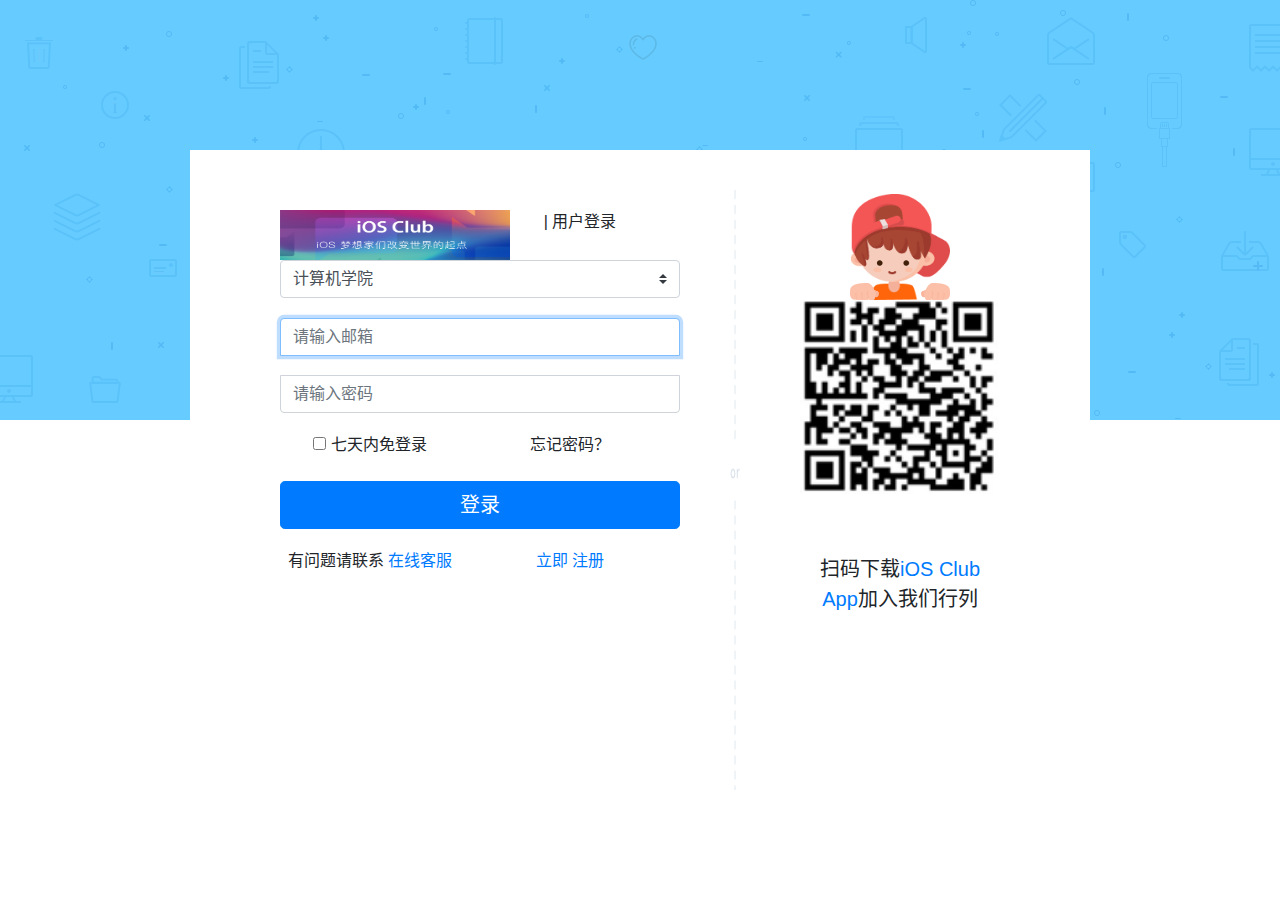
<file: sign-in/index.html>
<!doctype html>
<html lang="zh-CN">
  <head>
    <meta charset="utf-8">
    <meta name="viewport" content="width=device-width, initial-scale=1, shrink-to-fit=no">
    <meta name="description" content="">
    <meta name="author" content="">
    <link rel="icon" href="../bootstrap-4.0.0/favicon.ico">

    <title>Signin</title>

    <!-- Bootstrap core CSS -->
    <link href="../bootstrap-4.0.0/dist/css/bootstrap.min.css" rel="stylesheet">

    <!-- Custom styles for this template -->
    <link href="signin.css" rel="stylesheet">
  </head>

  <body class="text-center">
    <div class="main">
      <div class="login-left">
        <form class="form-signin">
          <div class="inp">
            <div class="cleft">
              <img class="" 
              src="./src/img/banner.png"
              alt="" width="230" height="50">
            </div>
            <div  class="cright">
              <p class="font-weight-normal">| 用户登录</p>
            </div>
          </div>
          <div class="inp">
            <select class="custom-select" id="inlineFormCustomSelect">
              <option selected>计算机学院</option>
              <option value="1">软件学院</option>
            </select>
          </div>
          <div class="inp">
            <input type="email" id="inputEmail" class="form-control" 
                placeholder="请输入邮箱"
                aria-label="请输入邮箱" 
                required autofocus>
          </div>
          <div class="inp">
            <input type="password" id="inputPassword" class="form-control" 
            placeholder="请输入密码"
            aria-label="请输入密码"
            required>
          </div>
          <div class="inp">
            <div class="cleft">
              <div class="checkbox mb-3">
                <label>
                  <input type="checkbox" value="remember-me"> 七天内免登录
                </label>
              </div>
            </div>
            <div class="right">
              <p>忘记密码？</p>
            </div>
          </div>
          <div class="inp">
            <button class="btn btn-lg btn-primary btn-block" type="submit">登录</button>
          </div>
          <div class="inp">
            <div class="cleft">    
              <p>
                有问题请联系 
                <a href="#">在线客服</a>
              </p>
            </div>
            <div class="right">
              <a href="#">立即 注册</a>
            </div>          
          </div>
        </form>
      </div>
      <div class="login-center">
        <img class="border-line" 
        src="./src/img/border.png" 
        alt="">
      </div>
      <div class="login-right">
        <div class="kid">
            <img class="featurette-image img-fluid mx-auto" 
            src="./src/img/handcode.png"
            width="100"
            height="80"
            alt="">
        </div>
        <div class="code">
            <img class="featurette-image img-fluid mx-auto" 
            src="./src/img/code.png"
            width="200"
            height="200"
            alt="">
        </div>
        <div>
            <p class="lead">扫码下载<a href="#">iOS Club App</a>加入我们行列</p>
        </div>
      </div>
    </div>
    
    <!--模态框
    <div class="modal fade" id="myModal">
      <div class="modal-dialog">
        <div class="modal-content">
          <div class="modal-header">
            <button type="button" class="close" data-dismiss="modal" aria-label="Close">
              <span aria-hidden="true">&times;</span>
            </button>
            <h4 class="modal-title">输入错误：</h4>
          </div>
          <div class="modal-body">
            <p>所输入手机号/邮箱/学号不合规范</p>
          </div>
          <div class="modal-footer">
            <button type="button" class="btn btn-primary" data-dismiss="modal">Close</button>
          </div>
        </div>
      </div>
    </div>
    <script>
      var inputVar = document.getElementById("inputEmail");
      function f_validate(){
        var inputStr = inputVar.value;
        var re = /^1[35789]\d{9}$/;
        var reg =/^[a-z0-9]+([._\\-]*[a-z0-9])*@([a-z0-9]+[-a-z0-9]*[a-z0-9]+.){1,63}[a-z0-9]+$/;//邮箱正则表达式 
        if(re.test(inputStr) || reg.test(inputStr)) {
          return true;
        } else {
          $('#myModal').modal('show')
          return false;
        }
      }
    </script>
    <script src="../js/jquery-3.1.1.js"></script>
    <script src="../js/bootstrap.min.js"></script>
    -->
  </body>
</html>
</file>
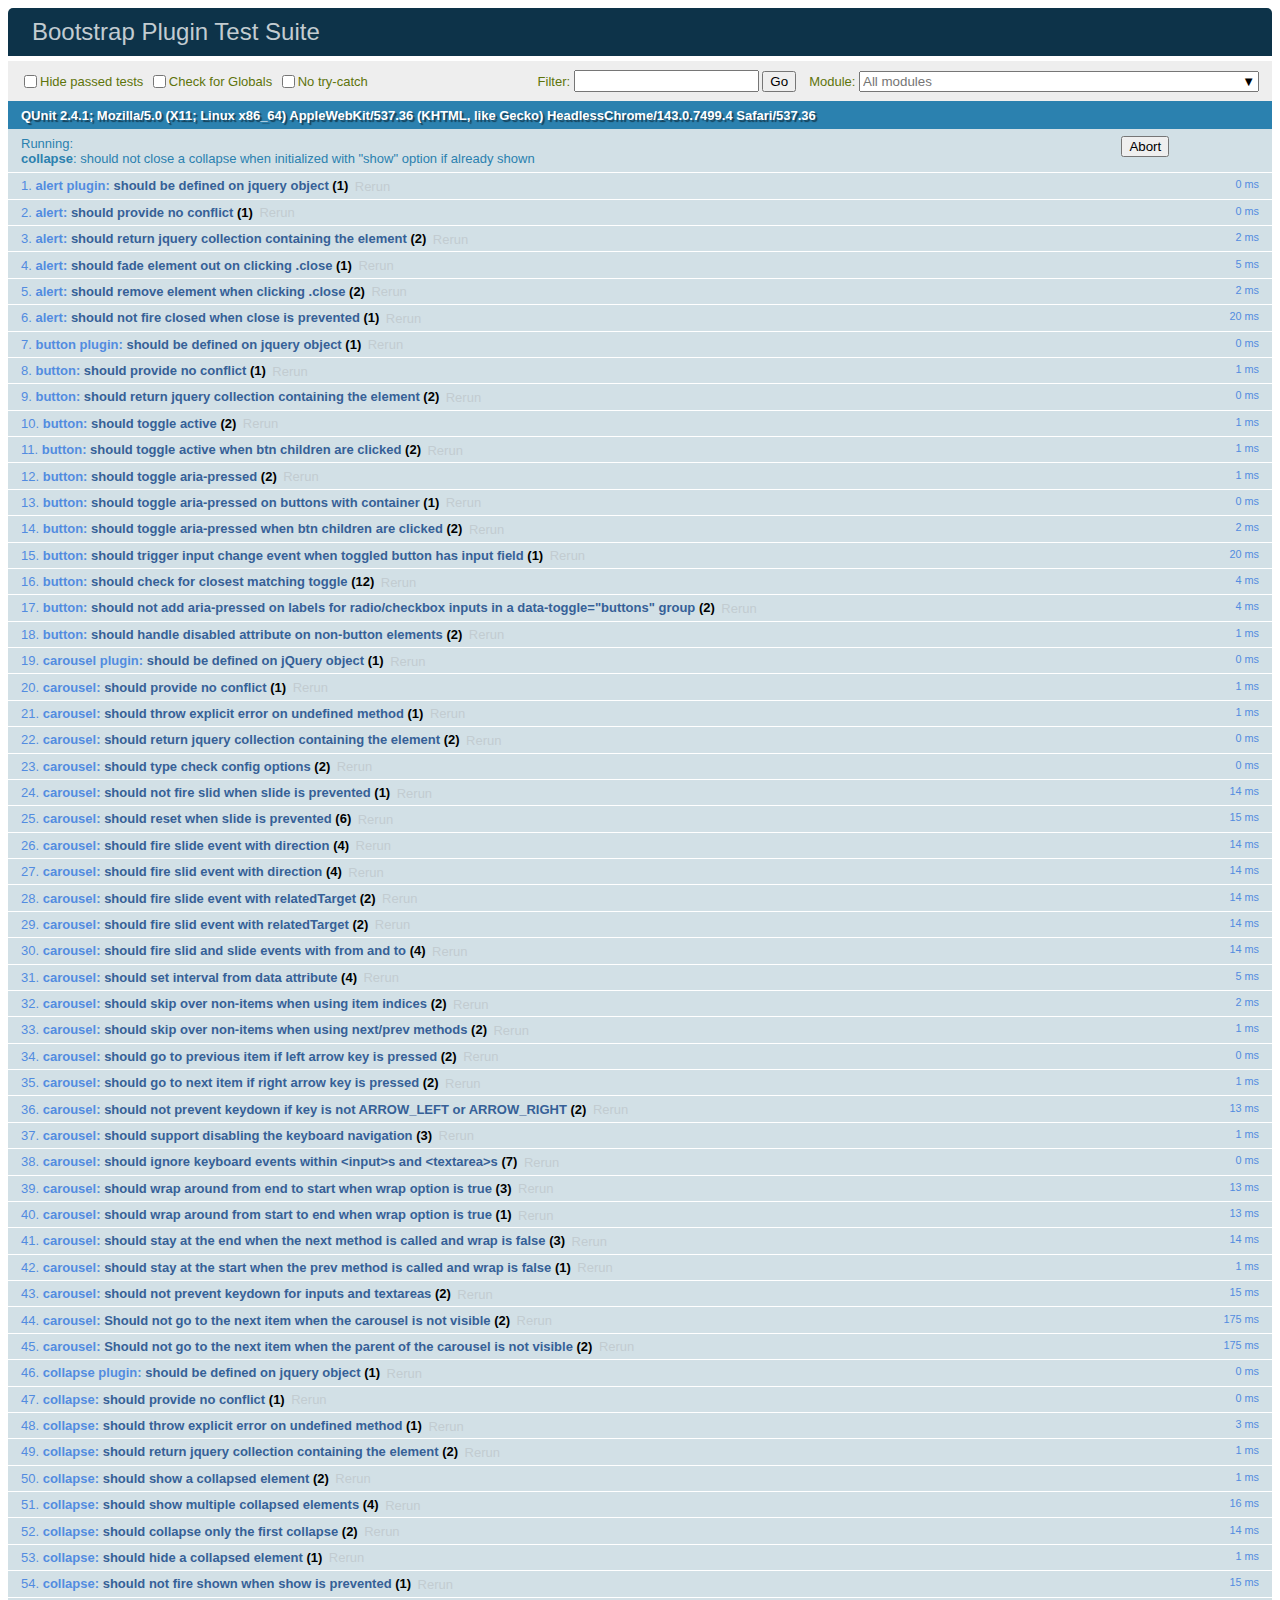
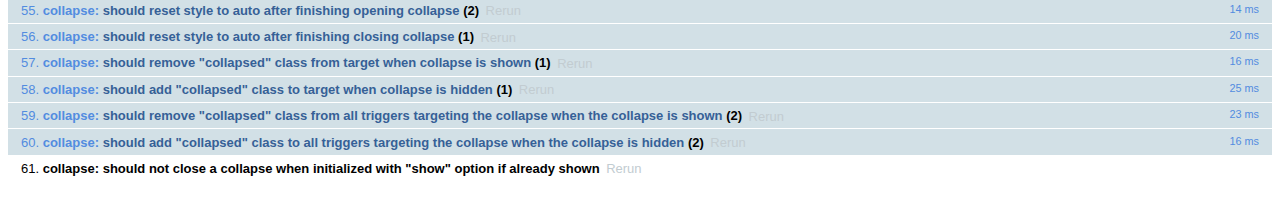
<file: bootstrap-4.0.0/js/tests/index.html>
<!doctype html>
<html lang="en">
  <head>
    <meta charset="utf-8">
    <meta name="viewport" content="width=device-width, initial-scale=1, shrink-to-fit=no">
    <title>Bootstrap Plugin Test Suite</title>

    <!-- jQuery -->
    <script>
      (function () {
        var path = '../../assets/js/vendor/jquery-slim.min.js'
        // get jquery param from the query string.
        var jQueryVersion = location.search.match(/[?&]jquery=(.*?)(?=&|$)/)

        // If a version was specified, use that version from our vendor folder
        if (jQueryVersion) {
          path = 'vendor/jquery-' + jQueryVersion[1] + '.min.js'
        }
        document.write('<script src="' + path + '"><\/script>')
      }())
    </script>
    <script src="../../assets/js/vendor/popper.min.js"></script>

    <!-- QUnit -->
    <link rel="stylesheet" href="vendor/qunit.css" media="screen">
    <script src="vendor/qunit.js"></script>

    <script>
      // Disable jQuery event aliases to ensure we don't accidentally use any of them
      [
        'blur',
        'focus',
        'focusin',
        'focusout',
        'resize',
        'scroll',
        'click',
        'dblclick',
        'mousedown',
        'mouseup',
        'mousemove',
        'mouseover',
        'mouseout',
        'mouseenter',
        'mouseleave',
        'change',
        'select',
        'submit',
        'keydown',
        'keypress',
        'keyup',
        'contextmenu'
      ].forEach(function(eventAlias) {
        $.fn[eventAlias] = function() {
          throw new Error('Using the ".' + eventAlias + '()" method is not allowed, so that Bootstrap can be compatible with custom jQuery builds which exclude the "event aliases" module that defines said method. See https://github.com/twbs/bootstrap/blob/master/CONTRIBUTING.md#js')
        }
      })

      // Require assert.expect in each test
      QUnit.config.requireExpects = true

      // See https://github.com/axemclion/grunt-saucelabs#test-result-details-with-qunit
      var log = []
      var testName

      QUnit.done(function(testResults) {
        var tests = []
        for (var i = 0; i < log.length; i++) {
          var details = log[i]
          tests.push({
            name: details.name,
            result: details.result,
            expected: details.expected,
            actual: details.actual,
            source: details.source
          })
        }
        testResults.tests = tests

        window.global_test_results = testResults
      })

      QUnit.testStart(function(testDetails) {
        QUnit.log(function(details) {
          if (!details.result) {
            details.name = testDetails.name
            log.push(details)
          }
        })
      })

      // Display fixture on-screen on iOS to avoid false positives
      // See https://github.com/twbs/bootstrap/pull/15955
      if (/iPhone|iPad|iPod/.test(navigator.userAgent)) {
        QUnit.begin(function() {
          $('#qunit-fixture').css({ top: 0, left: 0 })
        })

        QUnit.done(function() {
          $('#qunit-fixture').css({ top: '', left: '' })
        })
      }
    </script>

    <!-- Transpiled Plugins -->
    <script src="../dist/util.js"></script>
    <script src="../dist/alert.js"></script>
    <script src="../dist/button.js"></script>
    <script src="../dist/carousel.js"></script>
    <script src="../dist/collapse.js"></script>
    <script src="../dist/dropdown.js"></script>
    <script src="../dist/modal.js"></script>
    <script src="../dist/scrollspy.js"></script>
    <script src="../dist/tab.js"></script>
    <script src="../dist/tooltip.js"></script>
    <script src="../dist/popover.js"></script>

    <!-- Unit Tests -->
    <script src="unit/alert.js"></script>
    <script src="unit/button.js"></script>
    <script src="unit/carousel.js"></script>
    <script src="unit/collapse.js"></script>
    <script src="unit/dropdown.js"></script>
    <script src="unit/modal.js"></script>
    <script src="unit/scrollspy.js"></script>
    <script src="unit/tab.js"></script>
    <script src="unit/tooltip.js"></script>
    <script src="unit/popover.js"></script>
    <script src="unit/util.js"></script>
  </head>
  <body>
    <div id="qunit-container">
      <div id="qunit"></div>
      <div id="qunit-fixture"></div>
    </div>
  </body>
</html>
</file>
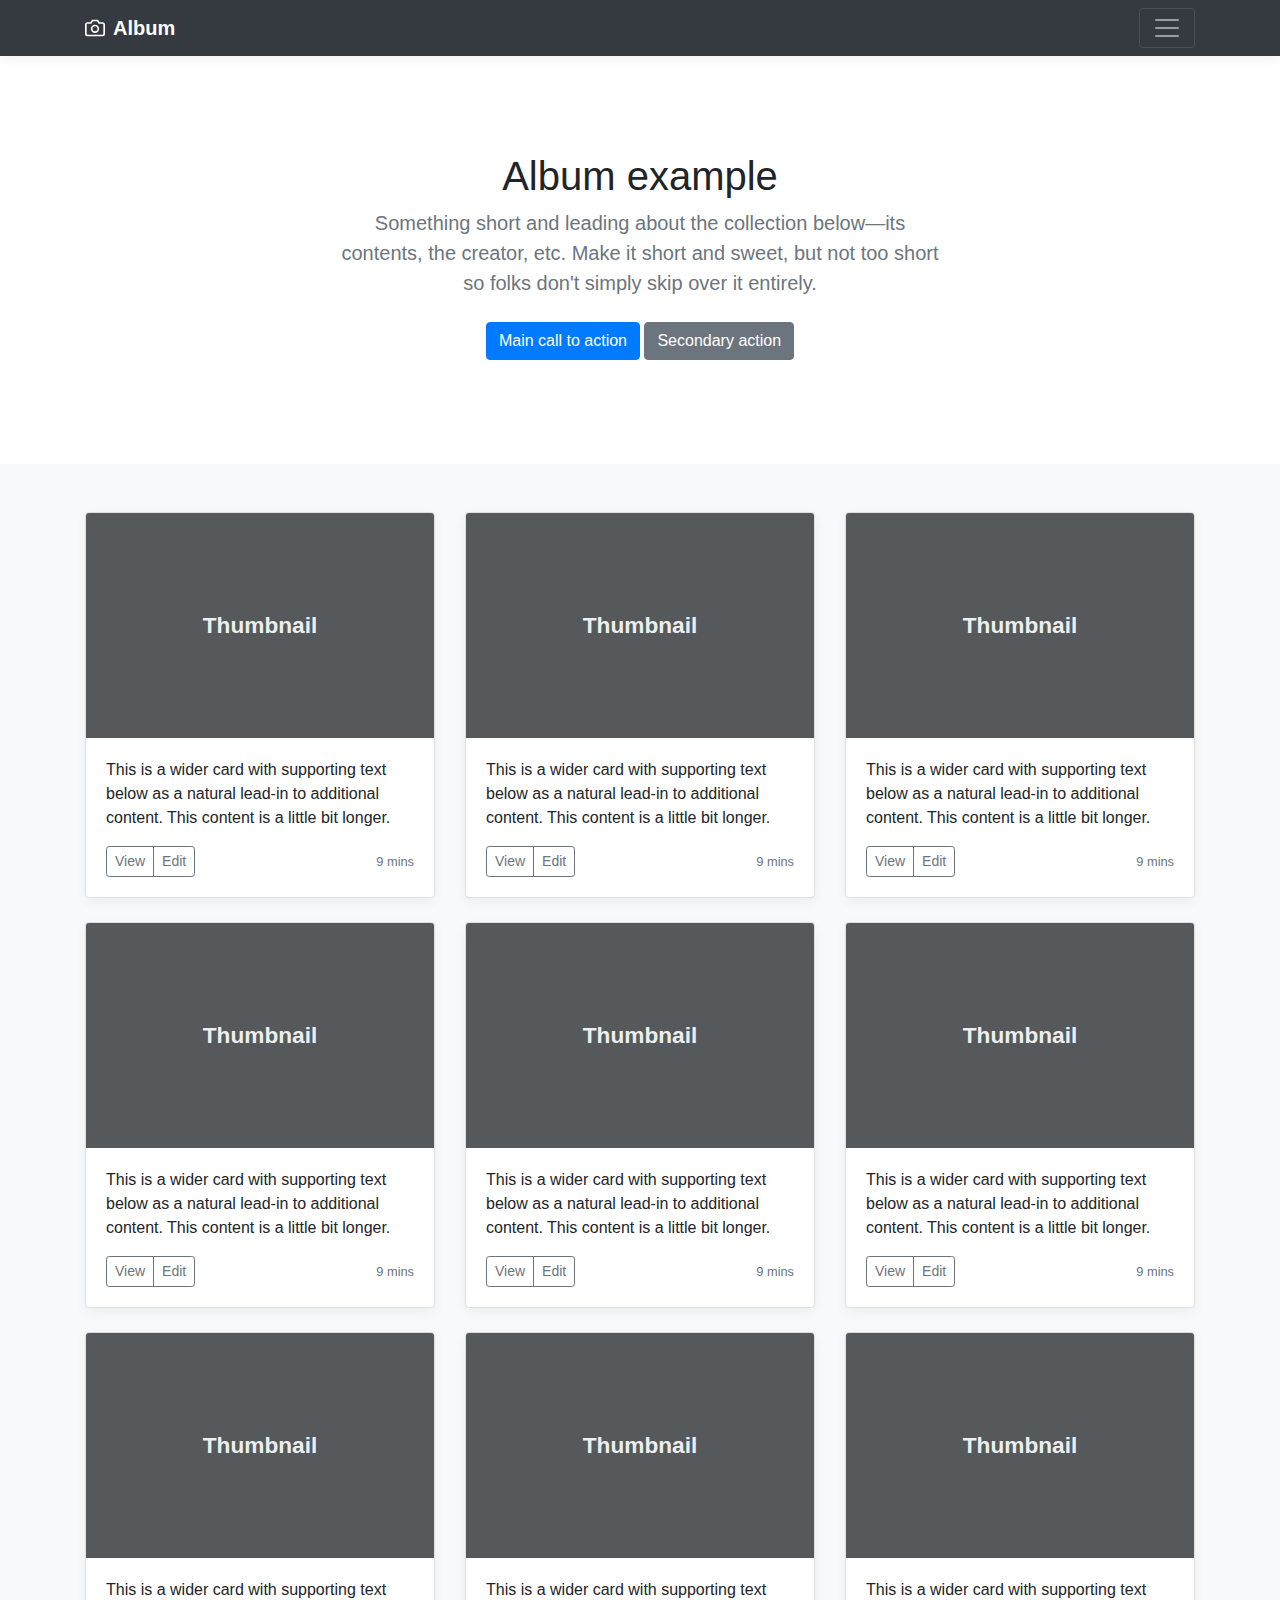
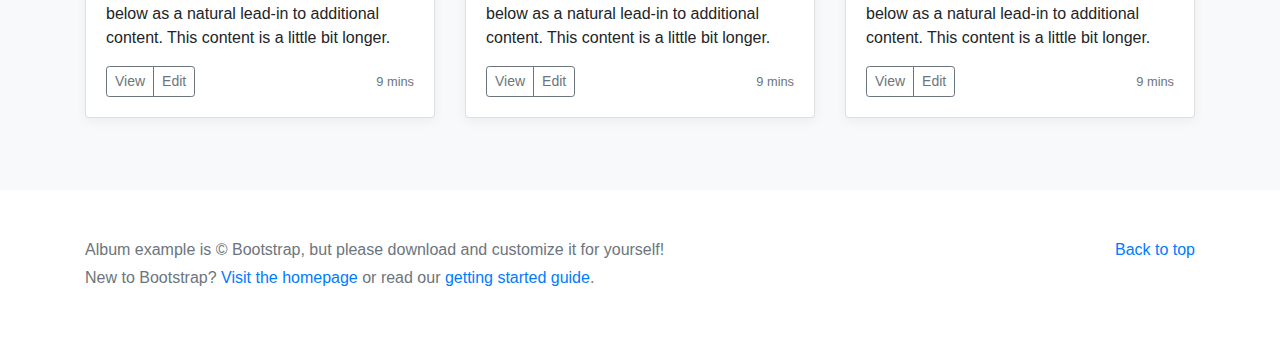
<file: bootstrap-4.0.0/docs/4.0/examples/album/index.html>
<!doctype html>
<html lang="en">
  <head>
    <meta charset="utf-8">
    <meta name="viewport" content="width=device-width, initial-scale=1, shrink-to-fit=no">
    <meta name="description" content="">
    <meta name="author" content="">
    <link rel="icon" href="../../../../favicon.ico">

    <title>Album example for Bootstrap</title>

    <!-- Bootstrap core CSS -->
    <link href="../../../../dist/css/bootstrap.min.css" rel="stylesheet">

    <!-- Custom styles for this template -->
    <link href="album.css" rel="stylesheet">
  </head>

  <body>

    <header>
      <div class="collapse bg-dark" id="navbarHeader">
        <div class="container">
          <div class="row">
            <div class="col-sm-8 col-md-7 py-4">
              <h4 class="text-white">About</h4>
              <p class="text-muted">Add some information about the album below, the author, or any other background context. Make it a few sentences long so folks can pick up some informative tidbits. Then, link them off to some social networking sites or contact information.</p>
            </div>
            <div class="col-sm-4 offset-md-1 py-4">
              <h4 class="text-white">Contact</h4>
              <ul class="list-unstyled">
                <li><a href="#" class="text-white">Follow on Twitter</a></li>
                <li><a href="#" class="text-white">Like on Facebook</a></li>
                <li><a href="#" class="text-white">Email me</a></li>
              </ul>
            </div>
          </div>
        </div>
      </div>
      <div class="navbar navbar-dark bg-dark box-shadow">
        <div class="container d-flex justify-content-between">
          <a href="#" class="navbar-brand d-flex align-items-center">
            <svg xmlns="http://www.w3.org/2000/svg" width="20" height="20" viewBox="0 0 24 24" fill="none" stroke="currentColor" stroke-width="2" stroke-linecap="round" stroke-linejoin="round" class="mr-2"><path d="M23 19a2 2 0 0 1-2 2H3a2 2 0 0 1-2-2V8a2 2 0 0 1 2-2h4l2-3h6l2 3h4a2 2 0 0 1 2 2z"></path><circle cx="12" cy="13" r="4"></circle></svg>
            <strong>Album</strong>
          </a>
          <button class="navbar-toggler" type="button" data-toggle="collapse" data-target="#navbarHeader" aria-controls="navbarHeader" aria-expanded="false" aria-label="Toggle navigation">
            <span class="navbar-toggler-icon"></span>
          </button>
        </div>
      </div>
    </header>

    <main role="main">

      <section class="jumbotron text-center">
        <div class="container">
          <h1 class="jumbotron-heading">Album example</h1>
          <p class="lead text-muted">Something short and leading about the collection below—its contents, the creator, etc. Make it short and sweet, but not too short so folks don't simply skip over it entirely.</p>
          <p>
            <a href="#" class="btn btn-primary my-2">Main call to action</a>
            <a href="#" class="btn btn-secondary my-2">Secondary action</a>
          </p>
        </div>
      </section>

      <div class="album py-5 bg-light">
        <div class="container">

          <div class="row">
            <div class="col-md-4">
              <div class="card mb-4 box-shadow">
                <img class="card-img-top" data-src="holder.js/100px225?theme=thumb&bg=55595c&fg=eceeef&text=Thumbnail" alt="Card image cap">
                <div class="card-body">
                  <p class="card-text">This is a wider card with supporting text below as a natural lead-in to additional content. This content is a little bit longer.</p>
                  <div class="d-flex justify-content-between align-items-center">
                    <div class="btn-group">
                      <button type="button" class="btn btn-sm btn-outline-secondary">View</button>
                      <button type="button" class="btn btn-sm btn-outline-secondary">Edit</button>
                    </div>
                    <small class="text-muted">9 mins</small>
                  </div>
                </div>
              </div>
            </div>
            <div class="col-md-4">
              <div class="card mb-4 box-shadow">
                <img class="card-img-top" data-src="holder.js/100px225?theme=thumb&bg=55595c&fg=eceeef&text=Thumbnail" alt="Card image cap">
                <div class="card-body">
                  <p class="card-text">This is a wider card with supporting text below as a natural lead-in to additional content. This content is a little bit longer.</p>
                  <div class="d-flex justify-content-between align-items-center">
                    <div class="btn-group">
                      <button type="button" class="btn btn-sm btn-outline-secondary">View</button>
                      <button type="button" class="btn btn-sm btn-outline-secondary">Edit</button>
                    </div>
                    <small class="text-muted">9 mins</small>
                  </div>
                </div>
              </div>
            </div>
            <div class="col-md-4">
              <div class="card mb-4 box-shadow">
                <img class="card-img-top" data-src="holder.js/100px225?theme=thumb&bg=55595c&fg=eceeef&text=Thumbnail" alt="Card image cap">
                <div class="card-body">
                  <p class="card-text">This is a wider card with supporting text below as a natural lead-in to additional content. This content is a little bit longer.</p>
                  <div class="d-flex justify-content-between align-items-center">
                    <div class="btn-group">
                      <button type="button" class="btn btn-sm btn-outline-secondary">View</button>
                      <button type="button" class="btn btn-sm btn-outline-secondary">Edit</button>
                    </div>
                    <small class="text-muted">9 mins</small>
                  </div>
                </div>
              </div>
            </div>

            <div class="col-md-4">
              <div class="card mb-4 box-shadow">
                <img class="card-img-top" data-src="holder.js/100px225?theme=thumb&bg=55595c&fg=eceeef&text=Thumbnail" alt="Card image cap">
                <div class="card-body">
                  <p class="card-text">This is a wider card with supporting text below as a natural lead-in to additional content. This content is a little bit longer.</p>
                  <div class="d-flex justify-content-between align-items-center">
                    <div class="btn-group">
                      <button type="button" class="btn btn-sm btn-outline-secondary">View</button>
                      <button type="button" class="btn btn-sm btn-outline-secondary">Edit</button>
                    </div>
                    <small class="text-muted">9 mins</small>
                  </div>
                </div>
              </div>
            </div>
            <div class="col-md-4">
              <div class="card mb-4 box-shadow">
                <img class="card-img-top" data-src="holder.js/100px225?theme=thumb&bg=55595c&fg=eceeef&text=Thumbnail" alt="Card image cap">
                <div class="card-body">
                  <p class="card-text">This is a wider card with supporting text below as a natural lead-in to additional content. This content is a little bit longer.</p>
                  <div class="d-flex justify-content-between align-items-center">
                    <div class="btn-group">
                      <button type="button" class="btn btn-sm btn-outline-secondary">View</button>
                      <button type="button" class="btn btn-sm btn-outline-secondary">Edit</button>
                    </div>
                    <small class="text-muted">9 mins</small>
                  </div>
                </div>
              </div>
            </div>
            <div class="col-md-4">
              <div class="card mb-4 box-shadow">
                <img class="card-img-top" data-src="holder.js/100px225?theme=thumb&bg=55595c&fg=eceeef&text=Thumbnail" alt="Card image cap">
                <div class="card-body">
                  <p class="card-text">This is a wider card with supporting text below as a natural lead-in to additional content. This content is a little bit longer.</p>
                  <div class="d-flex justify-content-between align-items-center">
                    <div class="btn-group">
                      <button type="button" class="btn btn-sm btn-outline-secondary">View</button>
                      <button type="button" class="btn btn-sm btn-outline-secondary">Edit</button>
                    </div>
                    <small class="text-muted">9 mins</small>
                  </div>
                </div>
              </div>
            </div>

            <div class="col-md-4">
              <div class="card mb-4 box-shadow">
                <img class="card-img-top" data-src="holder.js/100px225?theme=thumb&bg=55595c&fg=eceeef&text=Thumbnail" alt="Card image cap">
                <div class="card-body">
                  <p class="card-text">This is a wider card with supporting text below as a natural lead-in to additional content. This content is a little bit longer.</p>
                  <div class="d-flex justify-content-between align-items-center">
                    <div class="btn-group">
                      <button type="button" class="btn btn-sm btn-outline-secondary">View</button>
                      <button type="button" class="btn btn-sm btn-outline-secondary">Edit</button>
                    </div>
                    <small class="text-muted">9 mins</small>
                  </div>
                </div>
              </div>
            </div>
            <div class="col-md-4">
              <div class="card mb-4 box-shadow">
                <img class="card-img-top" data-src="holder.js/100px225?theme=thumb&bg=55595c&fg=eceeef&text=Thumbnail" alt="Card image cap">
                <div class="card-body">
                  <p class="card-text">This is a wider card with supporting text below as a natural lead-in to additional content. This content is a little bit longer.</p>
                  <div class="d-flex justify-content-between align-items-center">
                    <div class="btn-group">
                      <button type="button" class="btn btn-sm btn-outline-secondary">View</button>
                      <button type="button" class="btn btn-sm btn-outline-secondary">Edit</button>
                    </div>
                    <small class="text-muted">9 mins</small>
                  </div>
                </div>
              </div>
            </div>
            <div class="col-md-4">
              <div class="card mb-4 box-shadow">
                <img class="card-img-top" data-src="holder.js/100px225?theme=thumb&bg=55595c&fg=eceeef&text=Thumbnail" alt="Card image cap">
                <div class="card-body">
                  <p class="card-text">This is a wider card with supporting text below as a natural lead-in to additional content. This content is a little bit longer.</p>
                  <div class="d-flex justify-content-between align-items-center">
                    <div class="btn-group">
                      <button type="button" class="btn btn-sm btn-outline-secondary">View</button>
                      <button type="button" class="btn btn-sm btn-outline-secondary">Edit</button>
                    </div>
                    <small class="text-muted">9 mins</small>
                  </div>
                </div>
              </div>
            </div>
          </div>
        </div>
      </div>

    </main>

    <footer class="text-muted">
      <div class="container">
        <p class="float-right">
          <a href="#">Back to top</a>
        </p>
        <p>Album example is &copy; Bootstrap, but please download and customize it for yourself!</p>
        <p>New to Bootstrap? <a href="../../">Visit the homepage</a> or read our <a href="../../getting-started/">getting started guide</a>.</p>
      </div>
    </footer>

    <!-- Bootstrap core JavaScript
    ================================================== -->
    <!-- Placed at the end of the document so the pages load faster -->
    <script src="https://code.jquery.com/jquery-3.2.1.slim.min.js" integrity="sha384-KJ3o2DKtIkvYIK3UENzmM7KCkRr/rE9/Qpg6aAZGJwFDMVNA/GpGFF93hXpG5KkN" crossorigin="anonymous"></script>
    <script>window.jQuery || document.write('<script src="../../../../assets/js/vendor/jquery-slim.min.js"><\/script>')</script>
    <script src="../../../../assets/js/vendor/popper.min.js"></script>
    <script src="../../../../dist/js/bootstrap.min.js"></script>
    <script src="../../../../assets/js/vendor/holder.min.js"></script>
  </body>
</html>
</file>
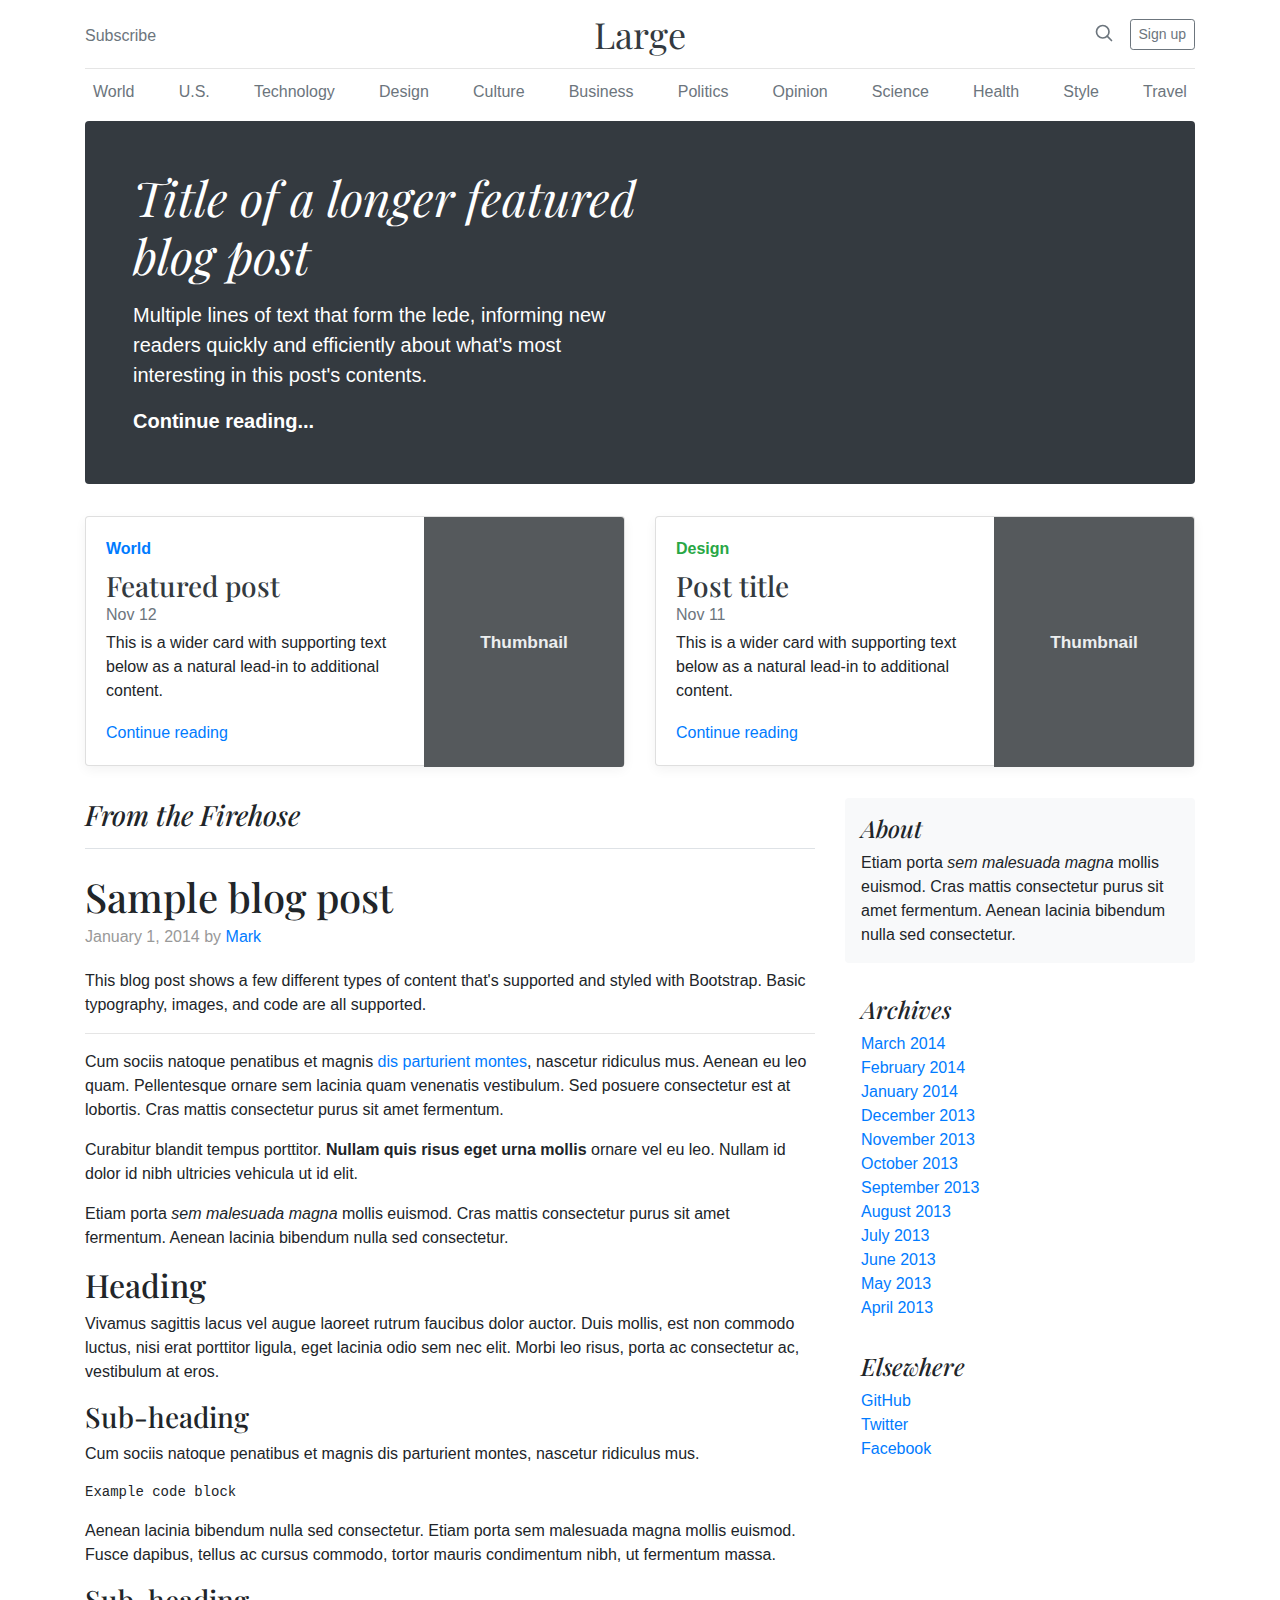
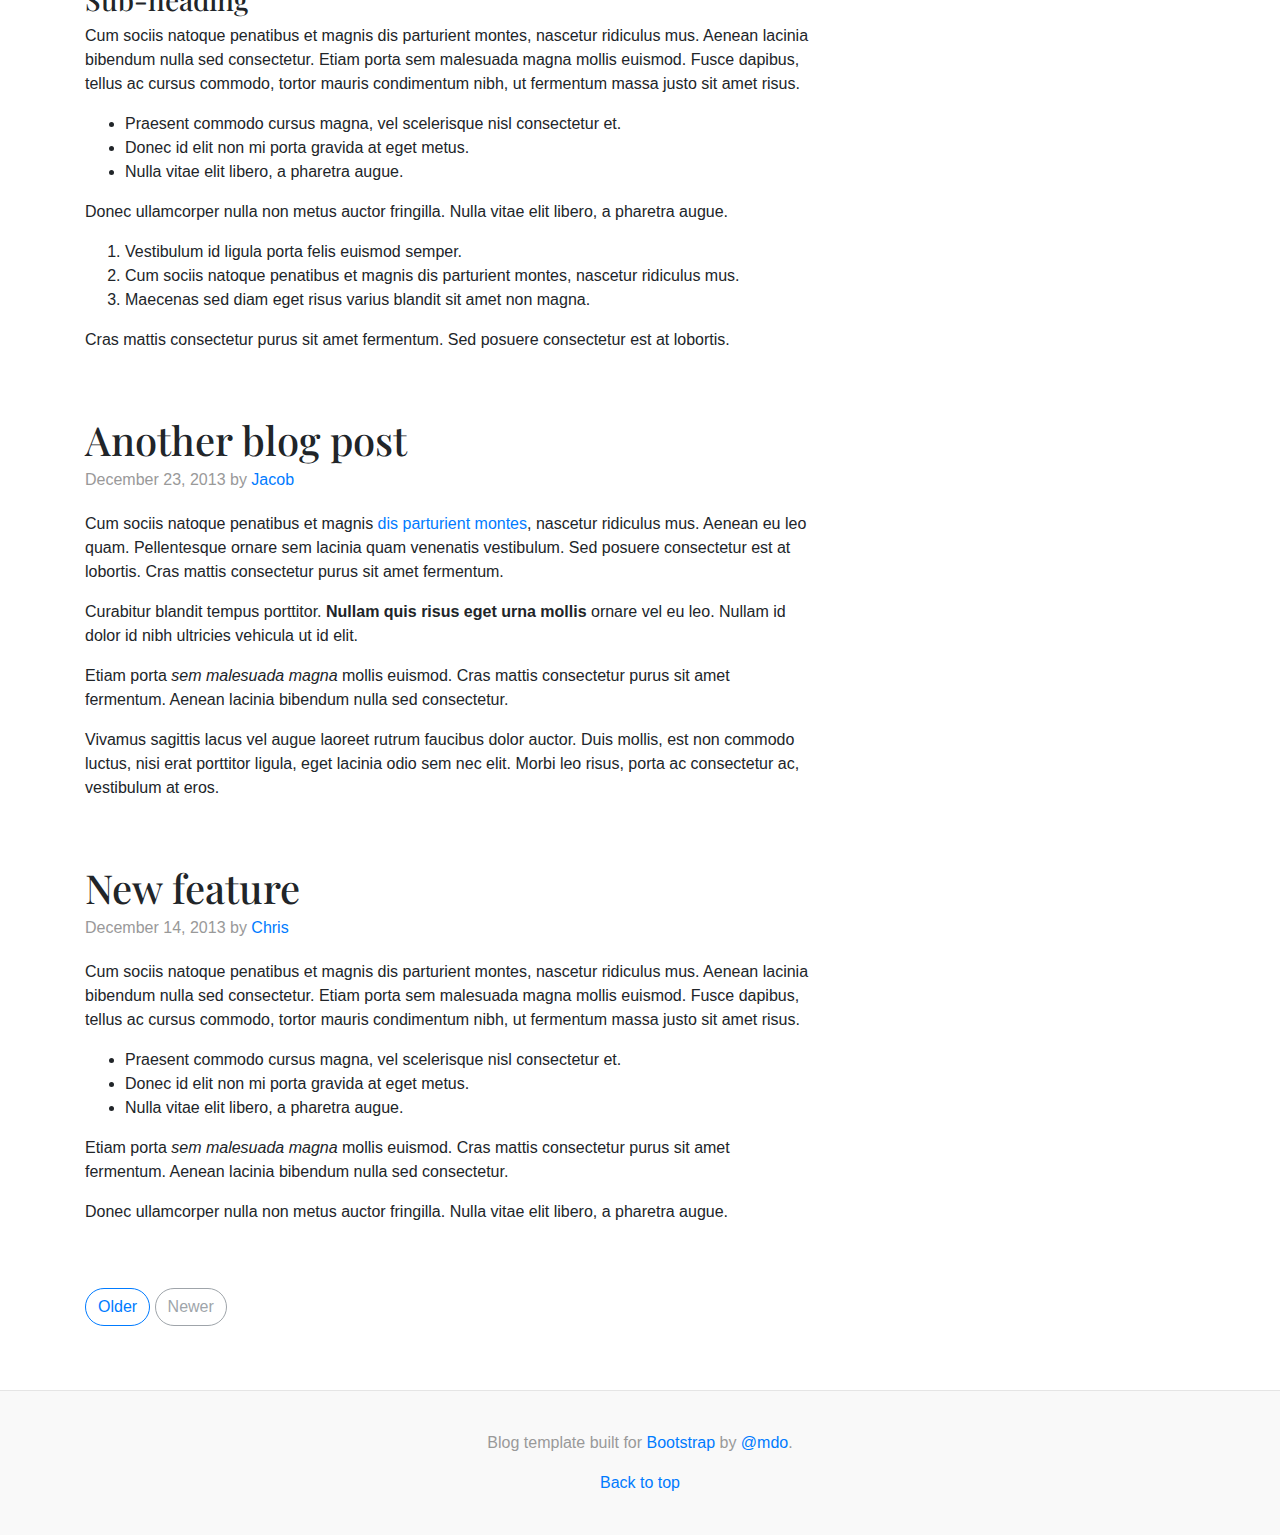
<file: bootstrap-4.0.0/docs/4.0/examples/blog/index.html>
<!doctype html>
<html lang="en">
  <head>
    <meta charset="utf-8">
    <meta name="viewport" content="width=device-width, initial-scale=1, shrink-to-fit=no">
    <meta name="description" content="">
    <meta name="author" content="">
    <link rel="icon" href="../../../../favicon.ico">

    <title>Blog Template for Bootstrap</title>

    <!-- Bootstrap core CSS -->
    <link href="../../../../dist/css/bootstrap.min.css" rel="stylesheet">

    <!-- Custom styles for this template -->
    <link href="https://fonts.googleapis.com/css?family=Playfair+Display:700,900" rel="stylesheet">
    <link href="blog.css" rel="stylesheet">
  </head>

  <body>

    <div class="container">
      <header class="blog-header py-3">
        <div class="row flex-nowrap justify-content-between align-items-center">
          <div class="col-4 pt-1">
            <a class="text-muted" href="#">Subscribe</a>
          </div>
          <div class="col-4 text-center">
            <a class="blog-header-logo text-dark" href="#">Large</a>
          </div>
          <div class="col-4 d-flex justify-content-end align-items-center">
            <a class="text-muted" href="#">
              <svg xmlns="http://www.w3.org/2000/svg" width="20" height="20" viewBox="0 0 24 24" fill="none" stroke="currentColor" stroke-width="2" stroke-linecap="round" stroke-linejoin="round" class="mx-3"><circle cx="10.5" cy="10.5" r="7.5"></circle><line x1="21" y1="21" x2="15.8" y2="15.8"></line></svg>
            </a>
            <a class="btn btn-sm btn-outline-secondary" href="#">Sign up</a>
          </div>
        </div>
      </header>

      <div class="nav-scroller py-1 mb-2">
        <nav class="nav d-flex justify-content-between">
          <a class="p-2 text-muted" href="#">World</a>
          <a class="p-2 text-muted" href="#">U.S.</a>
          <a class="p-2 text-muted" href="#">Technology</a>
          <a class="p-2 text-muted" href="#">Design</a>
          <a class="p-2 text-muted" href="#">Culture</a>
          <a class="p-2 text-muted" href="#">Business</a>
          <a class="p-2 text-muted" href="#">Politics</a>
          <a class="p-2 text-muted" href="#">Opinion</a>
          <a class="p-2 text-muted" href="#">Science</a>
          <a class="p-2 text-muted" href="#">Health</a>
          <a class="p-2 text-muted" href="#">Style</a>
          <a class="p-2 text-muted" href="#">Travel</a>
        </nav>
      </div>

      <div class="jumbotron p-3 p-md-5 text-white rounded bg-dark">
        <div class="col-md-6 px-0">
          <h1 class="display-4 font-italic">Title of a longer featured blog post</h1>
          <p class="lead my-3">Multiple lines of text that form the lede, informing new readers quickly and efficiently about what's most interesting in this post's contents.</p>
          <p class="lead mb-0"><a href="#" class="text-white font-weight-bold">Continue reading...</a></p>
        </div>
      </div>

      <div class="row mb-2">
        <div class="col-md-6">
          <div class="card flex-md-row mb-4 box-shadow h-md-250">
            <div class="card-body d-flex flex-column align-items-start">
              <strong class="d-inline-block mb-2 text-primary">World</strong>
              <h3 class="mb-0">
                <a class="text-dark" href="#">Featured post</a>
              </h3>
              <div class="mb-1 text-muted">Nov 12</div>
              <p class="card-text mb-auto">This is a wider card with supporting text below as a natural lead-in to additional content.</p>
              <a href="#">Continue reading</a>
            </div>
            <img class="card-img-right flex-auto d-none d-md-block" data-src="holder.js/200x250?theme=thumb" alt="Card image cap">
          </div>
        </div>
        <div class="col-md-6">
          <div class="card flex-md-row mb-4 box-shadow h-md-250">
            <div class="card-body d-flex flex-column align-items-start">
              <strong class="d-inline-block mb-2 text-success">Design</strong>
              <h3 class="mb-0">
                <a class="text-dark" href="#">Post title</a>
              </h3>
              <div class="mb-1 text-muted">Nov 11</div>
              <p class="card-text mb-auto">This is a wider card with supporting text below as a natural lead-in to additional content.</p>
              <a href="#">Continue reading</a>
            </div>
            <img class="card-img-right flex-auto d-none d-md-block" data-src="holder.js/200x250?theme=thumb" alt="Card image cap">
          </div>
        </div>
      </div>
    </div>

    <main role="main" class="container">
      <div class="row">
        <div class="col-md-8 blog-main">
          <h3 class="pb-3 mb-4 font-italic border-bottom">
            From the Firehose
          </h3>

          <div class="blog-post">
            <h2 class="blog-post-title">Sample blog post</h2>
            <p class="blog-post-meta">January 1, 2014 by <a href="#">Mark</a></p>

            <p>This blog post shows a few different types of content that's supported and styled with Bootstrap. Basic typography, images, and code are all supported.</p>
            <hr>
            <p>Cum sociis natoque penatibus et magnis <a href="#">dis parturient montes</a>, nascetur ridiculus mus. Aenean eu leo quam. Pellentesque ornare sem lacinia quam venenatis vestibulum. Sed posuere consectetur est at lobortis. Cras mattis consectetur purus sit amet fermentum.</p>
            <blockquote>
              <p>Curabitur blandit tempus porttitor. <strong>Nullam quis risus eget urna mollis</strong> ornare vel eu leo. Nullam id dolor id nibh ultricies vehicula ut id elit.</p>
            </blockquote>
            <p>Etiam porta <em>sem malesuada magna</em> mollis euismod. Cras mattis consectetur purus sit amet fermentum. Aenean lacinia bibendum nulla sed consectetur.</p>
            <h2>Heading</h2>
            <p>Vivamus sagittis lacus vel augue laoreet rutrum faucibus dolor auctor. Duis mollis, est non commodo luctus, nisi erat porttitor ligula, eget lacinia odio sem nec elit. Morbi leo risus, porta ac consectetur ac, vestibulum at eros.</p>
            <h3>Sub-heading</h3>
            <p>Cum sociis natoque penatibus et magnis dis parturient montes, nascetur ridiculus mus.</p>
            <pre><code>Example code block</code></pre>
            <p>Aenean lacinia bibendum nulla sed consectetur. Etiam porta sem malesuada magna mollis euismod. Fusce dapibus, tellus ac cursus commodo, tortor mauris condimentum nibh, ut fermentum massa.</p>
            <h3>Sub-heading</h3>
            <p>Cum sociis natoque penatibus et magnis dis parturient montes, nascetur ridiculus mus. Aenean lacinia bibendum nulla sed consectetur. Etiam porta sem malesuada magna mollis euismod. Fusce dapibus, tellus ac cursus commodo, tortor mauris condimentum nibh, ut fermentum massa justo sit amet risus.</p>
            <ul>
              <li>Praesent commodo cursus magna, vel scelerisque nisl consectetur et.</li>
              <li>Donec id elit non mi porta gravida at eget metus.</li>
              <li>Nulla vitae elit libero, a pharetra augue.</li>
            </ul>
            <p>Donec ullamcorper nulla non metus auctor fringilla. Nulla vitae elit libero, a pharetra augue.</p>
            <ol>
              <li>Vestibulum id ligula porta felis euismod semper.</li>
              <li>Cum sociis natoque penatibus et magnis dis parturient montes, nascetur ridiculus mus.</li>
              <li>Maecenas sed diam eget risus varius blandit sit amet non magna.</li>
            </ol>
            <p>Cras mattis consectetur purus sit amet fermentum. Sed posuere consectetur est at lobortis.</p>
          </div><!-- /.blog-post -->

          <div class="blog-post">
            <h2 class="blog-post-title">Another blog post</h2>
            <p class="blog-post-meta">December 23, 2013 by <a href="#">Jacob</a></p>

            <p>Cum sociis natoque penatibus et magnis <a href="#">dis parturient montes</a>, nascetur ridiculus mus. Aenean eu leo quam. Pellentesque ornare sem lacinia quam venenatis vestibulum. Sed posuere consectetur est at lobortis. Cras mattis consectetur purus sit amet fermentum.</p>
            <blockquote>
              <p>Curabitur blandit tempus porttitor. <strong>Nullam quis risus eget urna mollis</strong> ornare vel eu leo. Nullam id dolor id nibh ultricies vehicula ut id elit.</p>
            </blockquote>
            <p>Etiam porta <em>sem malesuada magna</em> mollis euismod. Cras mattis consectetur purus sit amet fermentum. Aenean lacinia bibendum nulla sed consectetur.</p>
            <p>Vivamus sagittis lacus vel augue laoreet rutrum faucibus dolor auctor. Duis mollis, est non commodo luctus, nisi erat porttitor ligula, eget lacinia odio sem nec elit. Morbi leo risus, porta ac consectetur ac, vestibulum at eros.</p>
          </div><!-- /.blog-post -->

          <div class="blog-post">
            <h2 class="blog-post-title">New feature</h2>
            <p class="blog-post-meta">December 14, 2013 by <a href="#">Chris</a></p>

            <p>Cum sociis natoque penatibus et magnis dis parturient montes, nascetur ridiculus mus. Aenean lacinia bibendum nulla sed consectetur. Etiam porta sem malesuada magna mollis euismod. Fusce dapibus, tellus ac cursus commodo, tortor mauris condimentum nibh, ut fermentum massa justo sit amet risus.</p>
            <ul>
              <li>Praesent commodo cursus magna, vel scelerisque nisl consectetur et.</li>
              <li>Donec id elit non mi porta gravida at eget metus.</li>
              <li>Nulla vitae elit libero, a pharetra augue.</li>
            </ul>
            <p>Etiam porta <em>sem malesuada magna</em> mollis euismod. Cras mattis consectetur purus sit amet fermentum. Aenean lacinia bibendum nulla sed consectetur.</p>
            <p>Donec ullamcorper nulla non metus auctor fringilla. Nulla vitae elit libero, a pharetra augue.</p>
          </div><!-- /.blog-post -->

          <nav class="blog-pagination">
            <a class="btn btn-outline-primary" href="#">Older</a>
            <a class="btn btn-outline-secondary disabled" href="#">Newer</a>
          </nav>

        </div><!-- /.blog-main -->

        <aside class="col-md-4 blog-sidebar">
          <div class="p-3 mb-3 bg-light rounded">
            <h4 class="font-italic">About</h4>
            <p class="mb-0">Etiam porta <em>sem malesuada magna</em> mollis euismod. Cras mattis consectetur purus sit amet fermentum. Aenean lacinia bibendum nulla sed consectetur.</p>
          </div>

          <div class="p-3">
            <h4 class="font-italic">Archives</h4>
            <ol class="list-unstyled mb-0">
              <li><a href="#">March 2014</a></li>
              <li><a href="#">February 2014</a></li>
              <li><a href="#">January 2014</a></li>
              <li><a href="#">December 2013</a></li>
              <li><a href="#">November 2013</a></li>
              <li><a href="#">October 2013</a></li>
              <li><a href="#">September 2013</a></li>
              <li><a href="#">August 2013</a></li>
              <li><a href="#">July 2013</a></li>
              <li><a href="#">June 2013</a></li>
              <li><a href="#">May 2013</a></li>
              <li><a href="#">April 2013</a></li>
            </ol>
          </div>

          <div class="p-3">
            <h4 class="font-italic">Elsewhere</h4>
            <ol class="list-unstyled">
              <li><a href="#">GitHub</a></li>
              <li><a href="#">Twitter</a></li>
              <li><a href="#">Facebook</a></li>
            </ol>
          </div>
        </aside><!-- /.blog-sidebar -->

      </div><!-- /.row -->

    </main><!-- /.container -->

    <footer class="blog-footer">
      <p>Blog template built for <a href="https://getbootstrap.com/">Bootstrap</a> by <a href="https://twitter.com/mdo">@mdo</a>.</p>
      <p>
        <a href="#">Back to top</a>
      </p>
    </footer>

    <!-- Bootstrap core JavaScript
    ================================================== -->
    <!-- Placed at the end of the document so the pages load faster -->
    <script src="https://code.jquery.com/jquery-3.2.1.slim.min.js" integrity="sha384-KJ3o2DKtIkvYIK3UENzmM7KCkRr/rE9/Qpg6aAZGJwFDMVNA/GpGFF93hXpG5KkN" crossorigin="anonymous"></script>
    <script>window.jQuery || document.write('<script src="../../../../assets/js/vendor/jquery-slim.min.js"><\/script>')</script>
    <script src="../../../../assets/js/vendor/popper.min.js"></script>
    <script src="../../../../dist/js/bootstrap.min.js"></script>
    <script src="../../../../assets/js/vendor/holder.min.js"></script>
    <script>
      Holder.addTheme('thumb', {
        bg: '#55595c',
        fg: '#eceeef',
        text: 'Thumbnail'
      });
    </script>
  </body>
</html>
</file>
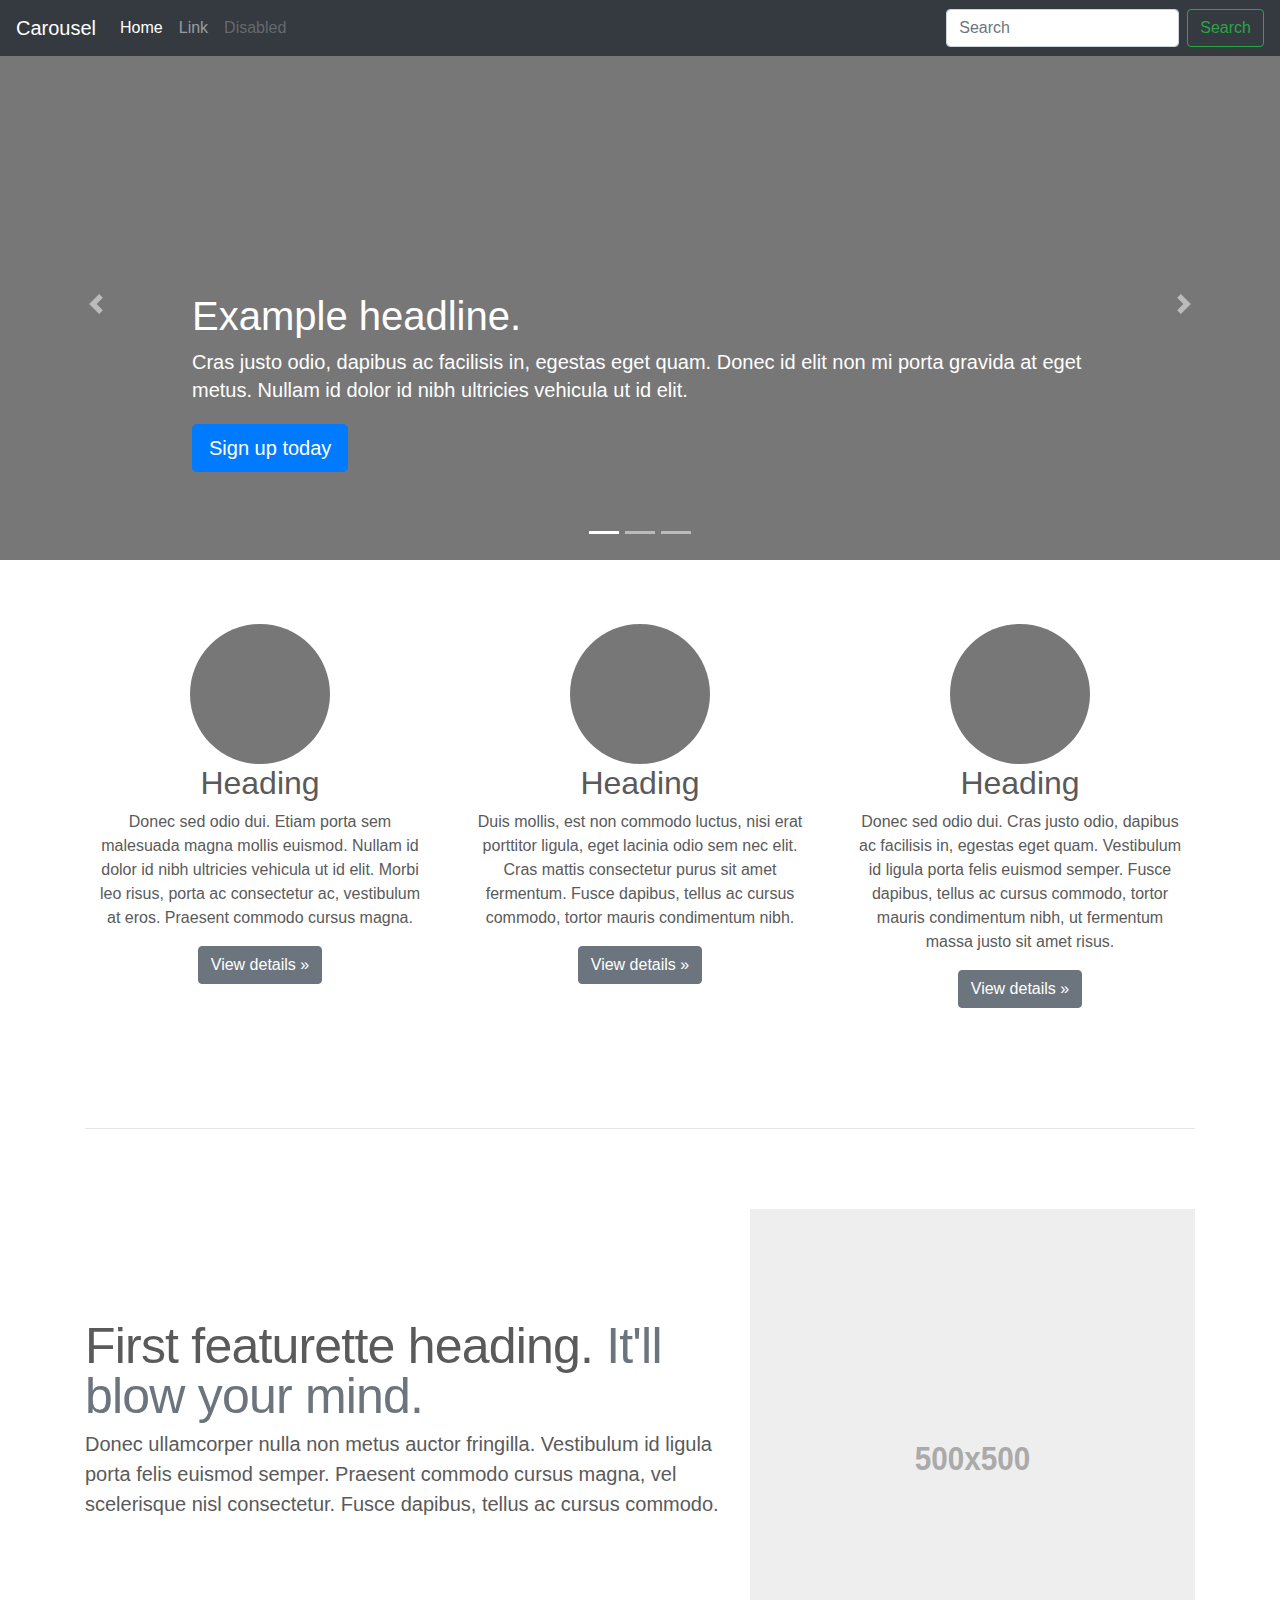
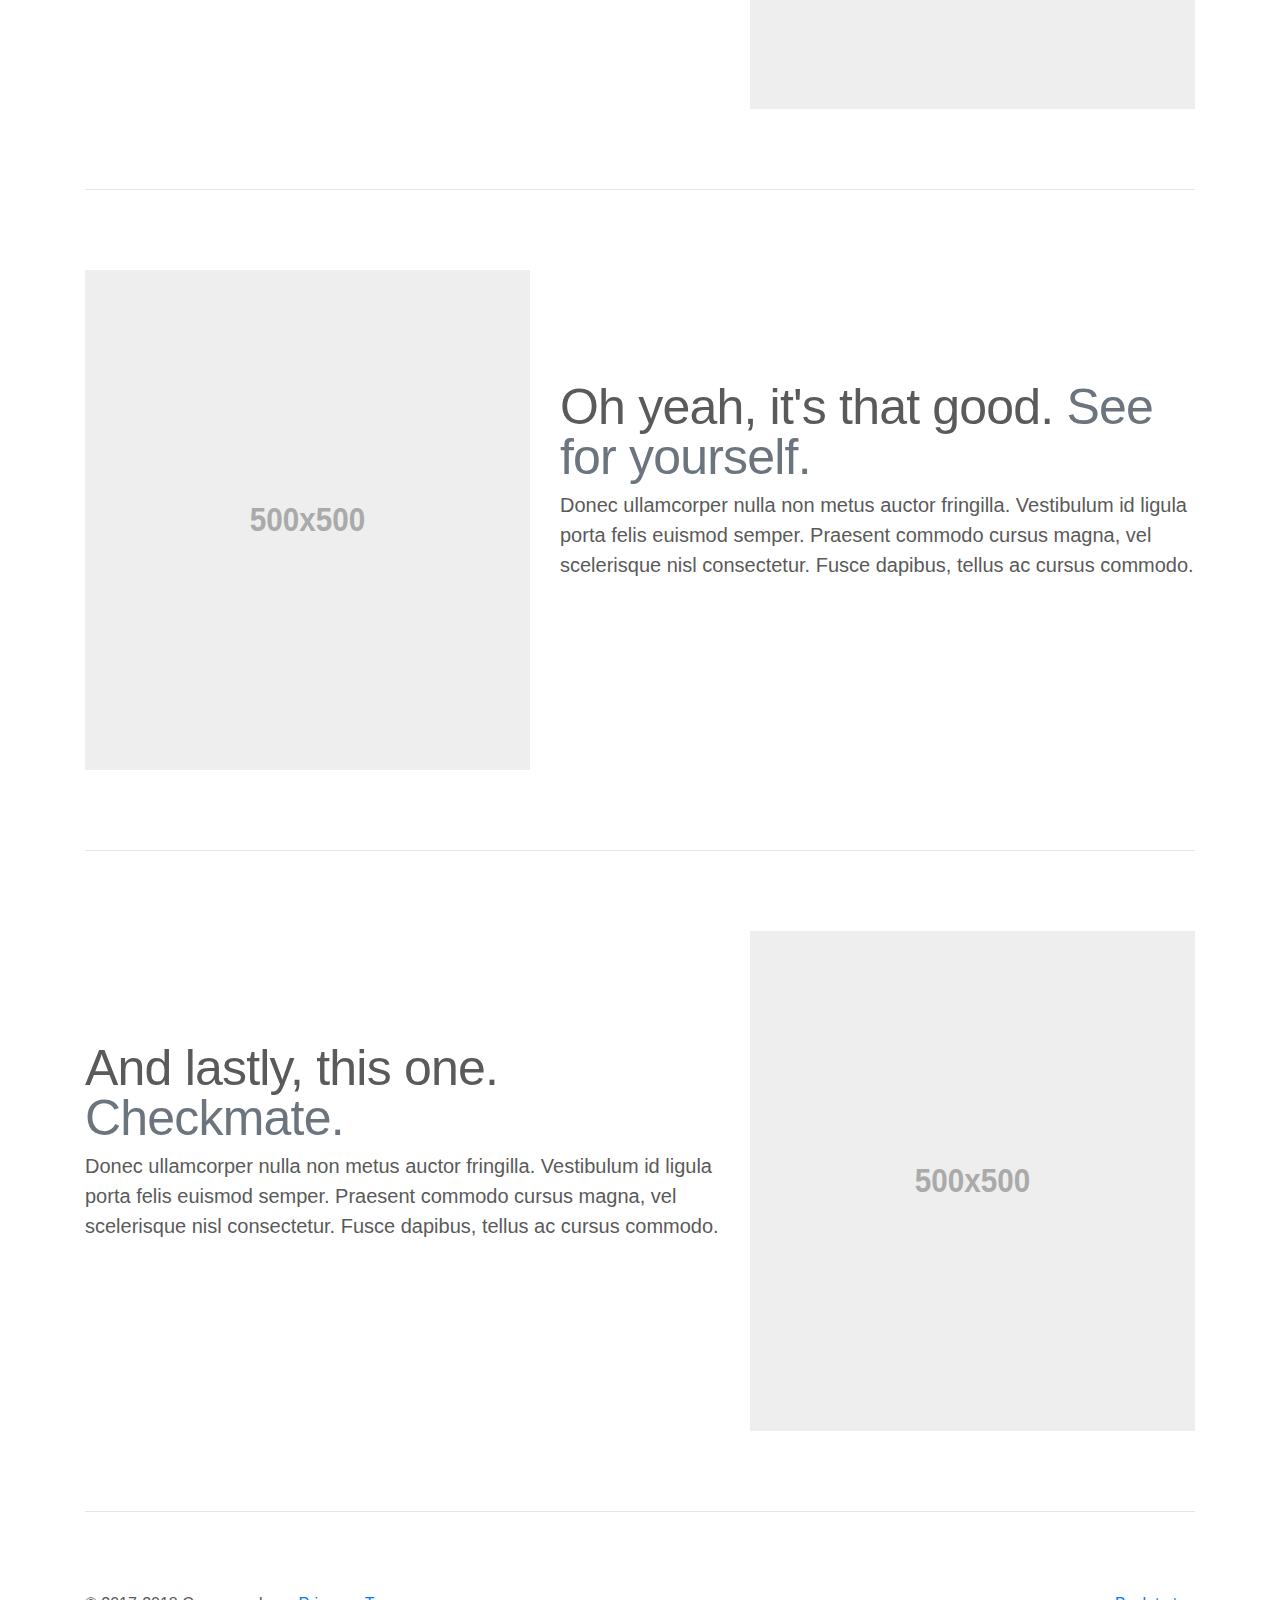
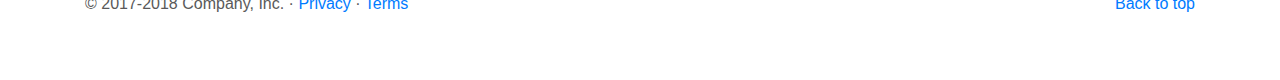
<file: bootstrap-4.0.0/docs/4.0/examples/carousel/index.html>
<!doctype html>
<html lang="en">
  <head>
    <meta charset="utf-8">
    <meta name="viewport" content="width=device-width, initial-scale=1, shrink-to-fit=no">
    <meta name="description" content="">
    <meta name="author" content="">
    <link rel="icon" href="../../../../favicon.ico">

    <title>Carousel Template for Bootstrap</title>

    <!-- Bootstrap core CSS -->
    <link href="../../../../dist/css/bootstrap.min.css" rel="stylesheet">

    <!-- Custom styles for this template -->
    <link href="carousel.css" rel="stylesheet">
  </head>
  <body>

    <header>
      <nav class="navbar navbar-expand-md navbar-dark fixed-top bg-dark">
        <a class="navbar-brand" href="#">Carousel</a>
        <button class="navbar-toggler" type="button" data-toggle="collapse" data-target="#navbarCollapse" aria-controls="navbarCollapse" aria-expanded="false" aria-label="Toggle navigation">
          <span class="navbar-toggler-icon"></span>
        </button>
        <div class="collapse navbar-collapse" id="navbarCollapse">
          <ul class="navbar-nav mr-auto">
            <li class="nav-item active">
              <a class="nav-link" href="#">Home <span class="sr-only">(current)</span></a>
            </li>
            <li class="nav-item">
              <a class="nav-link" href="#">Link</a>
            </li>
            <li class="nav-item">
              <a class="nav-link disabled" href="#">Disabled</a>
            </li>
          </ul>
          <form class="form-inline mt-2 mt-md-0">
            <input class="form-control mr-sm-2" type="text" placeholder="Search" aria-label="Search">
            <button class="btn btn-outline-success my-2 my-sm-0" type="submit">Search</button>
          </form>
        </div>
      </nav>
    </header>

    <main role="main">

      <div id="myCarousel" class="carousel slide" data-ride="carousel">
        <ol class="carousel-indicators">
          <li data-target="#myCarousel" data-slide-to="0" class="active"></li>
          <li data-target="#myCarousel" data-slide-to="1"></li>
          <li data-target="#myCarousel" data-slide-to="2"></li>
        </ol>
        <div class="carousel-inner">
          <div class="carousel-item active">
            <img class="first-slide" src="[data-uri]" alt="First slide">
            <div class="container">
              <div class="carousel-caption text-left">
                <h1>Example headline.</h1>
                <p>Cras justo odio, dapibus ac facilisis in, egestas eget quam. Donec id elit non mi porta gravida at eget metus. Nullam id dolor id nibh ultricies vehicula ut id elit.</p>
                <p><a class="btn btn-lg btn-primary" href="#" role="button">Sign up today</a></p>
              </div>
            </div>
          </div>
          <div class="carousel-item">
            <img class="second-slide" src="[data-uri]" alt="Second slide">
            <div class="container">
              <div class="carousel-caption">
                <h1>Another example headline.</h1>
                <p>Cras justo odio, dapibus ac facilisis in, egestas eget quam. Donec id elit non mi porta gravida at eget metus. Nullam id dolor id nibh ultricies vehicula ut id elit.</p>
                <p><a class="btn btn-lg btn-primary" href="#" role="button">Learn more</a></p>
              </div>
            </div>
          </div>
          <div class="carousel-item">
            <img class="third-slide" src="[data-uri]" alt="Third slide">
            <div class="container">
              <div class="carousel-caption text-right">
                <h1>One more for good measure.</h1>
                <p>Cras justo odio, dapibus ac facilisis in, egestas eget quam. Donec id elit non mi porta gravida at eget metus. Nullam id dolor id nibh ultricies vehicula ut id elit.</p>
                <p><a class="btn btn-lg btn-primary" href="#" role="button">Browse gallery</a></p>
              </div>
            </div>
          </div>
        </div>
        <a class="carousel-control-prev" href="#myCarousel" role="button" data-slide="prev">
          <span class="carousel-control-prev-icon" aria-hidden="true"></span>
          <span class="sr-only">Previous</span>
        </a>
        <a class="carousel-control-next" href="#myCarousel" role="button" data-slide="next">
          <span class="carousel-control-next-icon" aria-hidden="true"></span>
          <span class="sr-only">Next</span>
        </a>
      </div>


      <!-- Marketing messaging and featurettes
      ================================================== -->
      <!-- Wrap the rest of the page in another container to center all the content. -->

      <div class="container marketing">

        <!-- Three columns of text below the carousel -->
        <div class="row">
          <div class="col-lg-4">
            <img class="rounded-circle" src="[data-uri]" alt="Generic placeholder image" width="140" height="140">
            <h2>Heading</h2>
            <p>Donec sed odio dui. Etiam porta sem malesuada magna mollis euismod. Nullam id dolor id nibh ultricies vehicula ut id elit. Morbi leo risus, porta ac consectetur ac, vestibulum at eros. Praesent commodo cursus magna.</p>
            <p><a class="btn btn-secondary" href="#" role="button">View details &raquo;</a></p>
          </div><!-- /.col-lg-4 -->
          <div class="col-lg-4">
            <img class="rounded-circle" src="[data-uri]" alt="Generic placeholder image" width="140" height="140">
            <h2>Heading</h2>
            <p>Duis mollis, est non commodo luctus, nisi erat porttitor ligula, eget lacinia odio sem nec elit. Cras mattis consectetur purus sit amet fermentum. Fusce dapibus, tellus ac cursus commodo, tortor mauris condimentum nibh.</p>
            <p><a class="btn btn-secondary" href="#" role="button">View details &raquo;</a></p>
          </div><!-- /.col-lg-4 -->
          <div class="col-lg-4">
            <img class="rounded-circle" src="[data-uri]" alt="Generic placeholder image" width="140" height="140">
            <h2>Heading</h2>
            <p>Donec sed odio dui. Cras justo odio, dapibus ac facilisis in, egestas eget quam. Vestibulum id ligula porta felis euismod semper. Fusce dapibus, tellus ac cursus commodo, tortor mauris condimentum nibh, ut fermentum massa justo sit amet risus.</p>
            <p><a class="btn btn-secondary" href="#" role="button">View details &raquo;</a></p>
          </div><!-- /.col-lg-4 -->
        </div><!-- /.row -->


        <!-- START THE FEATURETTES -->

        <hr class="featurette-divider">

        <div class="row featurette">
          <div class="col-md-7">
            <h2 class="featurette-heading">First featurette heading. <span class="text-muted">It'll blow your mind.</span></h2>
            <p class="lead">Donec ullamcorper nulla non metus auctor fringilla. Vestibulum id ligula porta felis euismod semper. Praesent commodo cursus magna, vel scelerisque nisl consectetur. Fusce dapibus, tellus ac cursus commodo.</p>
          </div>
          <div class="col-md-5">
            <img class="featurette-image img-fluid mx-auto" data-src="holder.js/500x500/auto" alt="Generic placeholder image">
          </div>
        </div>

        <hr class="featurette-divider">

        <div class="row featurette">
          <div class="col-md-7 order-md-2">
            <h2 class="featurette-heading">Oh yeah, it's that good. <span class="text-muted">See for yourself.</span></h2>
            <p class="lead">Donec ullamcorper nulla non metus auctor fringilla. Vestibulum id ligula porta felis euismod semper. Praesent commodo cursus magna, vel scelerisque nisl consectetur. Fusce dapibus, tellus ac cursus commodo.</p>
          </div>
          <div class="col-md-5 order-md-1">
            <img class="featurette-image img-fluid mx-auto" data-src="holder.js/500x500/auto" alt="Generic placeholder image">
          </div>
        </div>

        <hr class="featurette-divider">

        <div class="row featurette">
          <div class="col-md-7">
            <h2 class="featurette-heading">And lastly, this one. <span class="text-muted">Checkmate.</span></h2>
            <p class="lead">Donec ullamcorper nulla non metus auctor fringilla. Vestibulum id ligula porta felis euismod semper. Praesent commodo cursus magna, vel scelerisque nisl consectetur. Fusce dapibus, tellus ac cursus commodo.</p>
          </div>
          <div class="col-md-5">
            <img class="featurette-image img-fluid mx-auto" data-src="holder.js/500x500/auto" alt="Generic placeholder image">
          </div>
        </div>

        <hr class="featurette-divider">

        <!-- /END THE FEATURETTES -->

      </div><!-- /.container -->


      <!-- FOOTER -->
      <footer class="container">
        <p class="float-right"><a href="#">Back to top</a></p>
        <p>&copy; 2017-2018 Company, Inc. &middot; <a href="#">Privacy</a> &middot; <a href="#">Terms</a></p>
      </footer>
    </main>

    <!-- Bootstrap core JavaScript
    ================================================== -->
    <!-- Placed at the end of the document so the pages load faster -->
    <script src="https://code.jquery.com/jquery-3.2.1.slim.min.js" integrity="sha384-KJ3o2DKtIkvYIK3UENzmM7KCkRr/rE9/Qpg6aAZGJwFDMVNA/GpGFF93hXpG5KkN" crossorigin="anonymous"></script>
    <script>window.jQuery || document.write('<script src="../../../../assets/js/vendor/jquery-slim.min.js"><\/script>')</script>
    <script src="../../../../assets/js/vendor/popper.min.js"></script>
    <script src="../../../../dist/js/bootstrap.min.js"></script>
    <!-- Just to make our placeholder images work. Don't actually copy the next line! -->
    <script src="../../../../assets/js/vendor/holder.min.js"></script>
  </body>
</html>
</file>
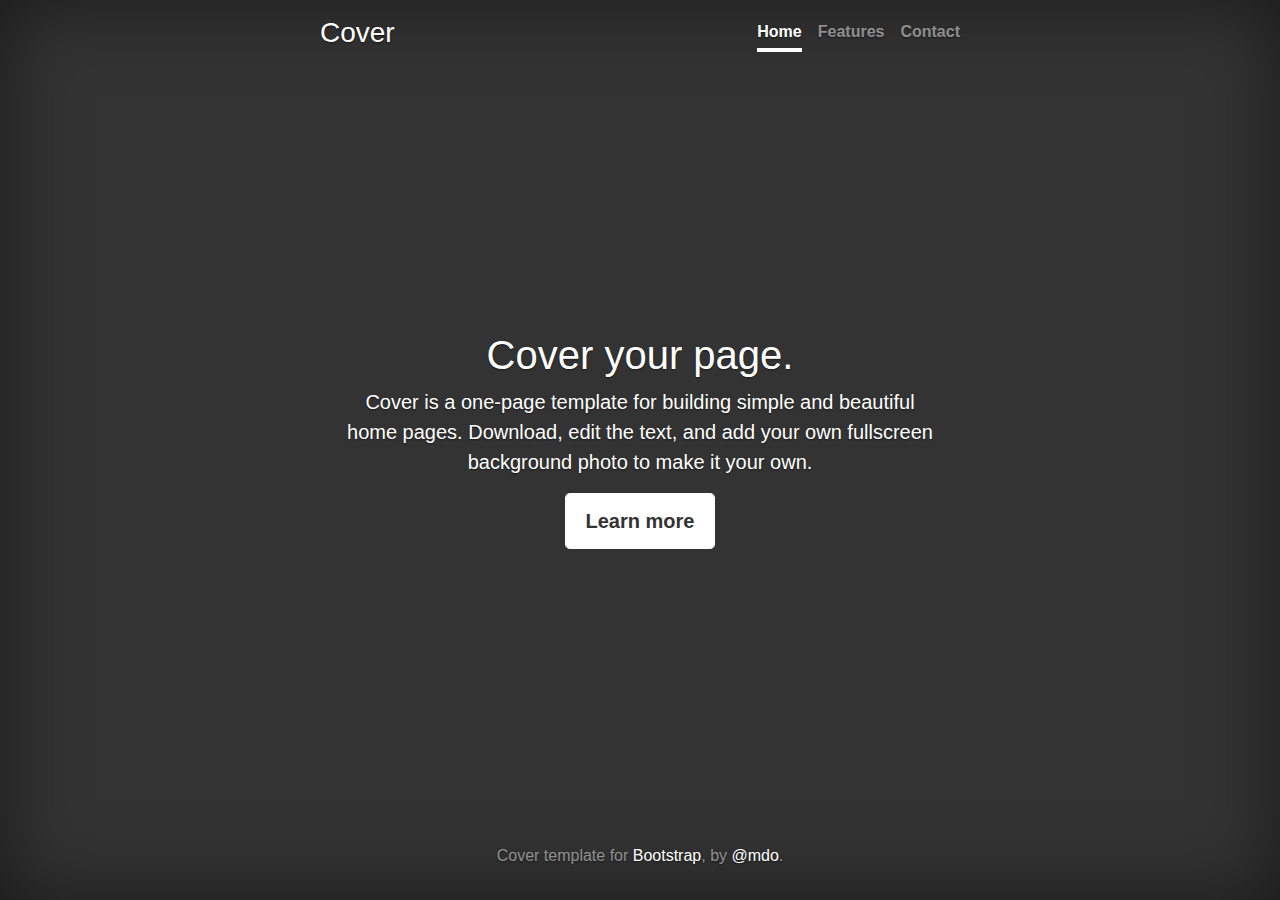
<file: bootstrap-4.0.0/docs/4.0/examples/cover/index.html>
<!doctype html>
<html lang="en">
  <head>
    <meta charset="utf-8">
    <meta name="viewport" content="width=device-width, initial-scale=1, shrink-to-fit=no">
    <meta name="description" content="">
    <meta name="author" content="">
    <link rel="icon" href="../../../../favicon.ico">

    <title>Cover Template for Bootstrap</title>

    <!-- Bootstrap core CSS -->
    <link href="../../../../dist/css/bootstrap.min.css" rel="stylesheet">

    <!-- Custom styles for this template -->
    <link href="cover.css" rel="stylesheet">
  </head>

  <body class="text-center">

    <div class="cover-container d-flex h-100 p-3 mx-auto flex-column">
      <header class="masthead mb-auto">
        <div class="inner">
          <h3 class="masthead-brand">Cover</h3>
          <nav class="nav nav-masthead justify-content-center">
            <a class="nav-link active" href="#">Home</a>
            <a class="nav-link" href="#">Features</a>
            <a class="nav-link" href="#">Contact</a>
          </nav>
        </div>
      </header>

      <main role="main" class="inner cover">
        <h1 class="cover-heading">Cover your page.</h1>
        <p class="lead">Cover is a one-page template for building simple and beautiful home pages. Download, edit the text, and add your own fullscreen background photo to make it your own.</p>
        <p class="lead">
          <a href="#" class="btn btn-lg btn-secondary">Learn more</a>
        </p>
      </main>

      <footer class="mastfoot mt-auto">
        <div class="inner">
          <p>Cover template for <a href="https://getbootstrap.com/">Bootstrap</a>, by <a href="https://twitter.com/mdo">@mdo</a>.</p>
        </div>
      </footer>
    </div>


    <!-- Bootstrap core JavaScript
    ================================================== -->
    <!-- Placed at the end of the document so the pages load faster -->
    <script src="https://code.jquery.com/jquery-3.2.1.slim.min.js" integrity="sha384-KJ3o2DKtIkvYIK3UENzmM7KCkRr/rE9/Qpg6aAZGJwFDMVNA/GpGFF93hXpG5KkN" crossorigin="anonymous"></script>
    <script>window.jQuery || document.write('<script src="../../../../assets/js/vendor/jquery-slim.min.js"><\/script>')</script>
    <script src="../../../../assets/js/vendor/popper.min.js"></script>
    <script src="../../../../dist/js/bootstrap.min.js"></script>
  </body>
</html>
</file>
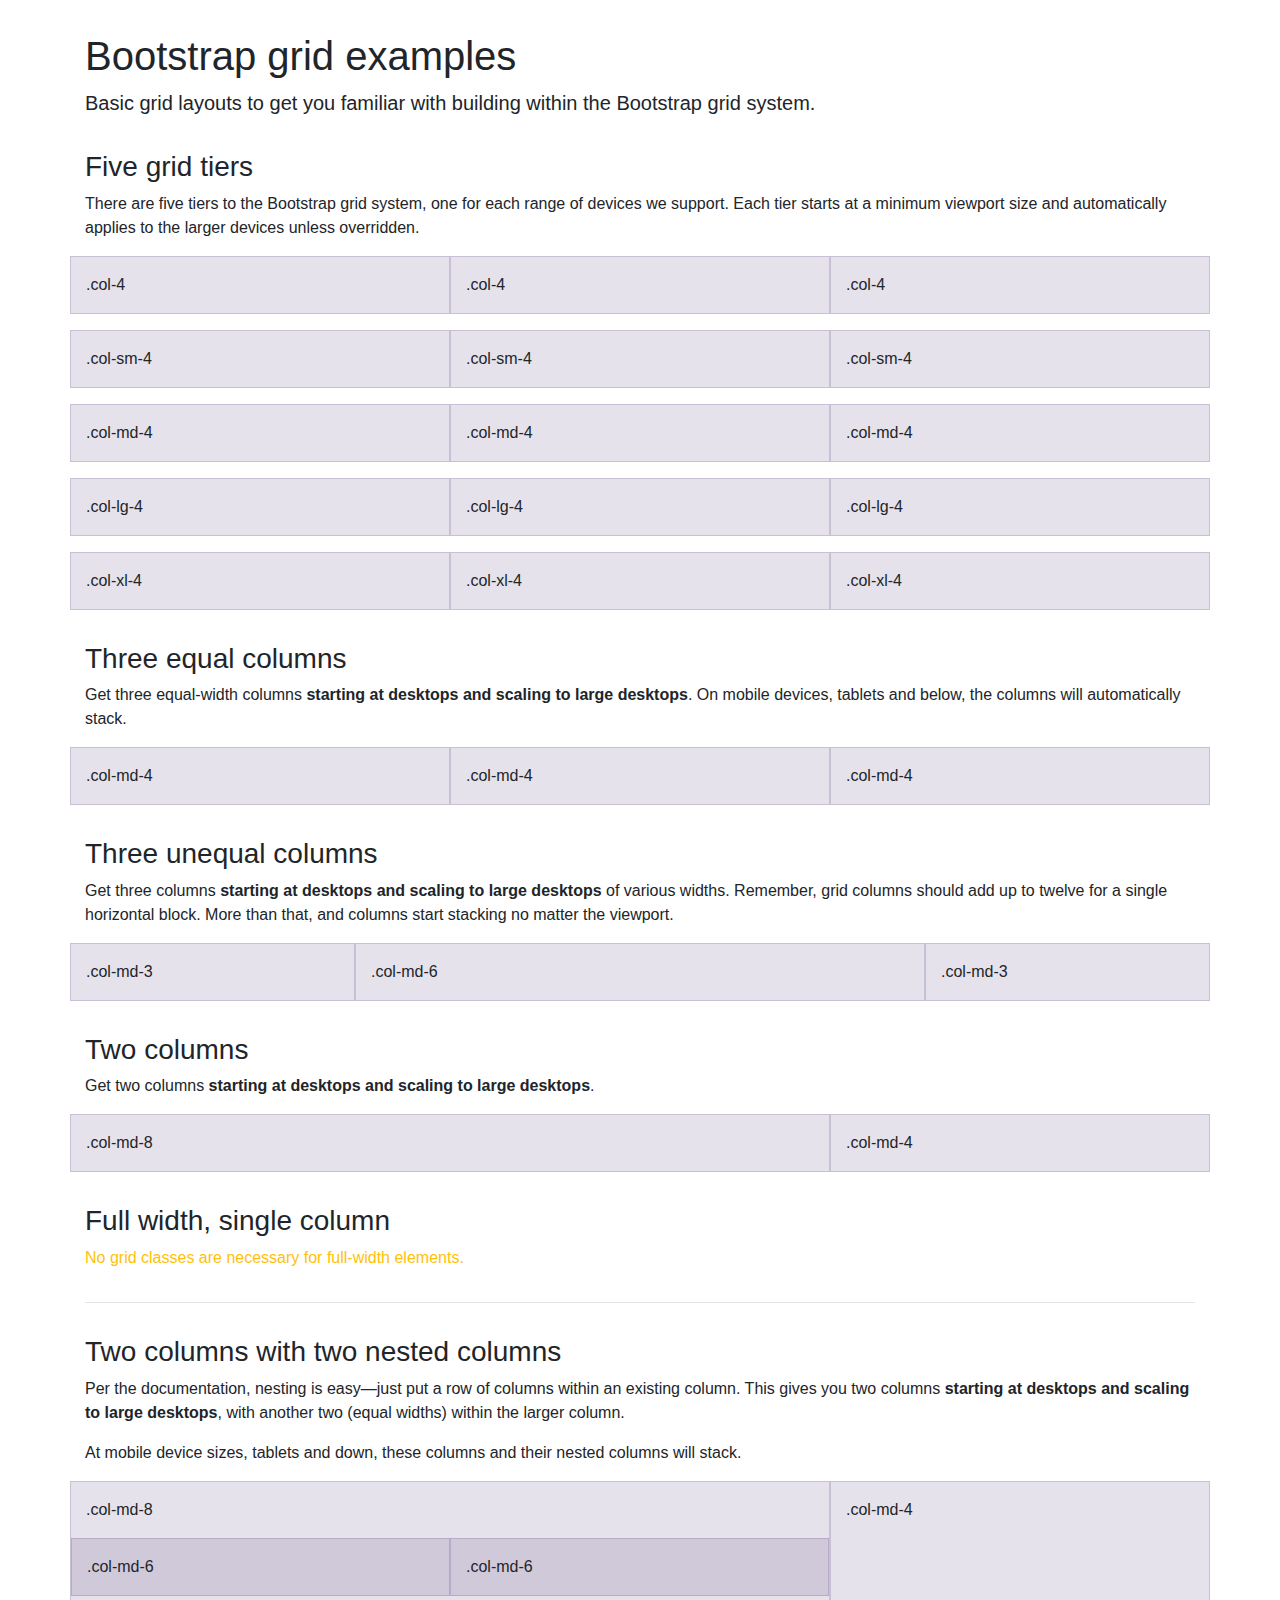
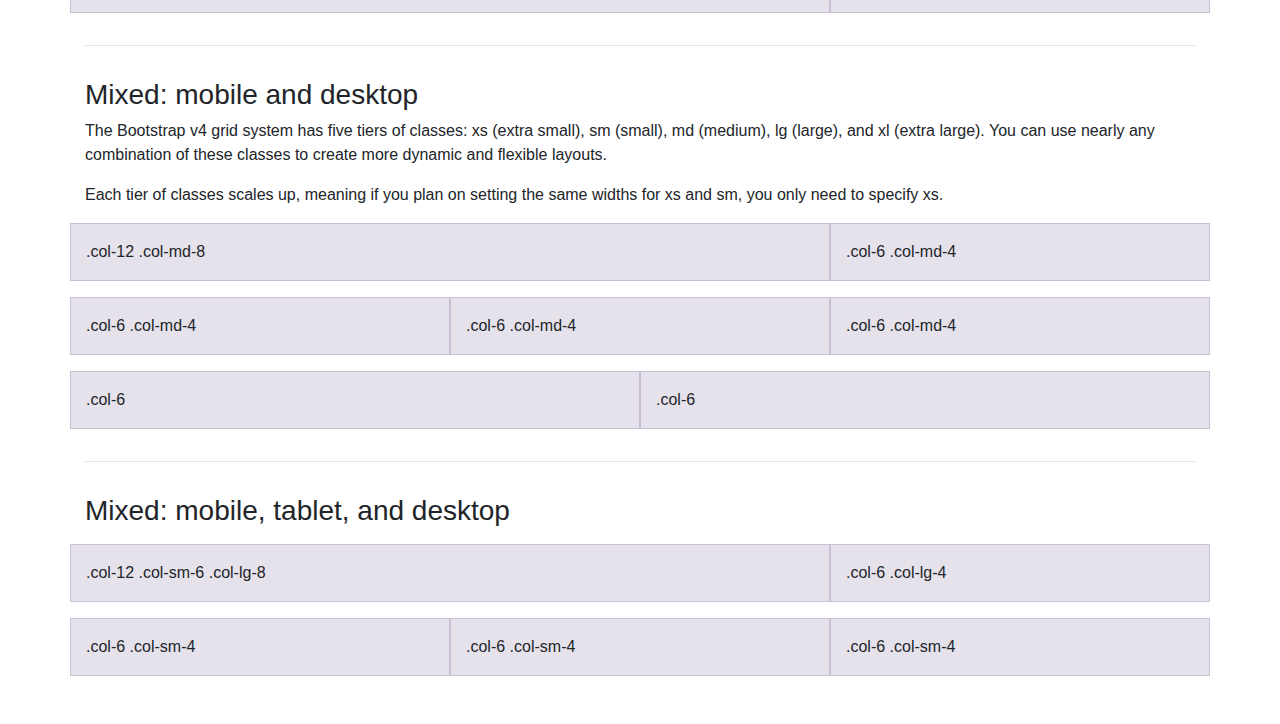
<file: bootstrap-4.0.0/docs/4.0/examples/grid/index.html>
<!doctype html>
<html lang="en">
  <head>
    <meta charset="utf-8">
    <meta name="viewport" content="width=device-width, initial-scale=1, shrink-to-fit=no">
    <meta name="description" content="">
    <meta name="author" content="">
    <link rel="icon" href="../../../../favicon.ico">

    <title>Grid Template for Bootstrap</title>

    <!-- Bootstrap core CSS -->
    <link href="../../../../dist/css/bootstrap.min.css" rel="stylesheet">

    <!-- Custom styles for this template -->
    <link href="grid.css" rel="stylesheet">
  </head>

  <body>
    <div class="container">

      <h1>Bootstrap grid examples</h1>
      <p class="lead">Basic grid layouts to get you familiar with building within the Bootstrap grid system.</p>

      <h3>Five grid tiers</h3>
      <p>There are five tiers to the Bootstrap grid system, one for each range of devices we support. Each tier starts at a minimum viewport size and automatically applies to the larger devices unless overridden.</p>

      <div class="row">
        <div class="col-4">.col-4</div>
        <div class="col-4">.col-4</div>
        <div class="col-4">.col-4</div>
      </div>

      <div class="row">
        <div class="col-sm-4">.col-sm-4</div>
        <div class="col-sm-4">.col-sm-4</div>
        <div class="col-sm-4">.col-sm-4</div>
      </div>

      <div class="row">
        <div class="col-md-4">.col-md-4</div>
        <div class="col-md-4">.col-md-4</div>
        <div class="col-md-4">.col-md-4</div>
      </div>

      <div class="row">
        <div class="col-lg-4">.col-lg-4</div>
        <div class="col-lg-4">.col-lg-4</div>
        <div class="col-lg-4">.col-lg-4</div>
      </div>

      <div class="row">
        <div class="col-xl-4">.col-xl-4</div>
        <div class="col-xl-4">.col-xl-4</div>
        <div class="col-xl-4">.col-xl-4</div>
      </div>

      <h3>Three equal columns</h3>
      <p>Get three equal-width columns <strong>starting at desktops and scaling to large desktops</strong>. On mobile devices, tablets and below, the columns will automatically stack.</p>
      <div class="row">
        <div class="col-md-4">.col-md-4</div>
        <div class="col-md-4">.col-md-4</div>
        <div class="col-md-4">.col-md-4</div>
      </div>

      <h3>Three unequal columns</h3>
      <p>Get three columns <strong>starting at desktops and scaling to large desktops</strong> of various widths. Remember, grid columns should add up to twelve for a single horizontal block. More than that, and columns start stacking no matter the viewport.</p>
      <div class="row">
        <div class="col-md-3">.col-md-3</div>
        <div class="col-md-6">.col-md-6</div>
        <div class="col-md-3">.col-md-3</div>
      </div>

      <h3>Two columns</h3>
      <p>Get two columns <strong>starting at desktops and scaling to large desktops</strong>.</p>
      <div class="row">
        <div class="col-md-8">.col-md-8</div>
        <div class="col-md-4">.col-md-4</div>
      </div>

      <h3>Full width, single column</h3>
      <p class="text-warning">No grid classes are necessary for full-width elements.</p>

      <hr>

      <h3>Two columns with two nested columns</h3>
      <p>Per the documentation, nesting is easy—just put a row of columns within an existing column. This gives you two columns <strong>starting at desktops and scaling to large desktops</strong>, with another two (equal widths) within the larger column.</p>
      <p>At mobile device sizes, tablets and down, these columns and their nested columns will stack.</p>
      <div class="row">
        <div class="col-md-8">
          .col-md-8
          <div class="row">
            <div class="col-md-6">.col-md-6</div>
            <div class="col-md-6">.col-md-6</div>
          </div>
        </div>
        <div class="col-md-4">.col-md-4</div>
      </div>

      <hr>

      <h3>Mixed: mobile and desktop</h3>
      <p>The Bootstrap v4 grid system has five tiers of classes: xs (extra small), sm (small), md (medium), lg (large), and xl (extra large). You can use nearly any combination of these classes to create more dynamic and flexible layouts.</p>
      <p>Each tier of classes scales up, meaning if you plan on setting the same widths for xs and sm, you only need to specify xs.</p>
      <div class="row">
        <div class="col-12 col-md-8">.col-12 .col-md-8</div>
        <div class="col-6 col-md-4">.col-6 .col-md-4</div>
      </div>
      <div class="row">
        <div class="col-6 col-md-4">.col-6 .col-md-4</div>
        <div class="col-6 col-md-4">.col-6 .col-md-4</div>
        <div class="col-6 col-md-4">.col-6 .col-md-4</div>
      </div>
      <div class="row">
        <div class="col-6">.col-6</div>
        <div class="col-6">.col-6</div>
      </div>

      <hr>

      <h3>Mixed: mobile, tablet, and desktop</h3>
      <p></p>
      <div class="row">
        <div class="col-12 col-sm-6 col-lg-8">.col-12 .col-sm-6 .col-lg-8</div>
        <div class="col-6 col-lg-4">.col-6 .col-lg-4</div>
      </div>
      <div class="row">
        <div class="col-6 col-sm-4">.col-6 .col-sm-4</div>
        <div class="col-6 col-sm-4">.col-6 .col-sm-4</div>
        <div class="col-6 col-sm-4">.col-6 .col-sm-4</div>
      </div>

    </div> <!-- /container -->
  </body>
</html>
</file>
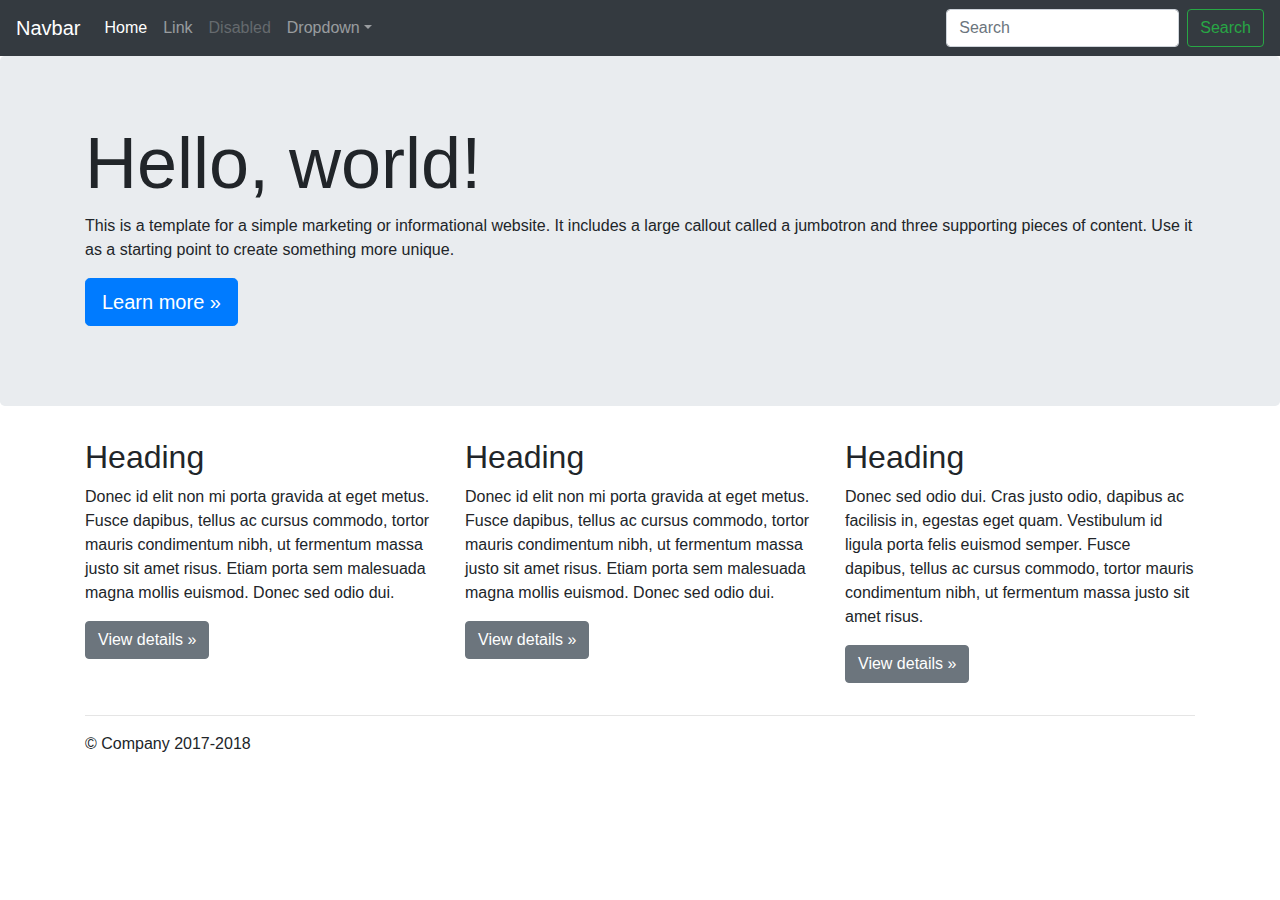
<file: bootstrap-4.0.0/docs/4.0/examples/jumbotron/index.html>
<!doctype html>
<html lang="en">
  <head>
    <meta charset="utf-8">
    <meta name="viewport" content="width=device-width, initial-scale=1, shrink-to-fit=no">
    <meta name="description" content="">
    <meta name="author" content="">
    <link rel="icon" href="../../../../favicon.ico">

    <title>Jumbotron Template for Bootstrap</title>

    <!-- Bootstrap core CSS -->
    <link href="../../../../dist/css/bootstrap.min.css" rel="stylesheet">

    <!-- Custom styles for this template -->
    <link href="jumbotron.css" rel="stylesheet">
  </head>

  <body>

    <nav class="navbar navbar-expand-md navbar-dark fixed-top bg-dark">
      <a class="navbar-brand" href="#">Navbar</a>
      <button class="navbar-toggler" type="button" data-toggle="collapse" data-target="#navbarsExampleDefault" aria-controls="navbarsExampleDefault" aria-expanded="false" aria-label="Toggle navigation">
        <span class="navbar-toggler-icon"></span>
      </button>

      <div class="collapse navbar-collapse" id="navbarsExampleDefault">
        <ul class="navbar-nav mr-auto">
          <li class="nav-item active">
            <a class="nav-link" href="#">Home <span class="sr-only">(current)</span></a>
          </li>
          <li class="nav-item">
            <a class="nav-link" href="#">Link</a>
          </li>
          <li class="nav-item">
            <a class="nav-link disabled" href="#">Disabled</a>
          </li>
          <li class="nav-item dropdown">
            <a class="nav-link dropdown-toggle" href="http://example.com" id="dropdown01" data-toggle="dropdown" aria-haspopup="true" aria-expanded="false">Dropdown</a>
            <div class="dropdown-menu" aria-labelledby="dropdown01">
              <a class="dropdown-item" href="#">Action</a>
              <a class="dropdown-item" href="#">Another action</a>
              <a class="dropdown-item" href="#">Something else here</a>
            </div>
          </li>
        </ul>
        <form class="form-inline my-2 my-lg-0">
          <input class="form-control mr-sm-2" type="text" placeholder="Search" aria-label="Search">
          <button class="btn btn-outline-success my-2 my-sm-0" type="submit">Search</button>
        </form>
      </div>
    </nav>

    <main role="main">

      <!-- Main jumbotron for a primary marketing message or call to action -->
      <div class="jumbotron">
        <div class="container">
          <h1 class="display-3">Hello, world!</h1>
          <p>This is a template for a simple marketing or informational website. It includes a large callout called a jumbotron and three supporting pieces of content. Use it as a starting point to create something more unique.</p>
          <p><a class="btn btn-primary btn-lg" href="#" role="button">Learn more &raquo;</a></p>
        </div>
      </div>

      <div class="container">
        <!-- Example row of columns -->
        <div class="row">
          <div class="col-md-4">
            <h2>Heading</h2>
            <p>Donec id elit non mi porta gravida at eget metus. Fusce dapibus, tellus ac cursus commodo, tortor mauris condimentum nibh, ut fermentum massa justo sit amet risus. Etiam porta sem malesuada magna mollis euismod. Donec sed odio dui. </p>
            <p><a class="btn btn-secondary" href="#" role="button">View details &raquo;</a></p>
          </div>
          <div class="col-md-4">
            <h2>Heading</h2>
            <p>Donec id elit non mi porta gravida at eget metus. Fusce dapibus, tellus ac cursus commodo, tortor mauris condimentum nibh, ut fermentum massa justo sit amet risus. Etiam porta sem malesuada magna mollis euismod. Donec sed odio dui. </p>
            <p><a class="btn btn-secondary" href="#" role="button">View details &raquo;</a></p>
          </div>
          <div class="col-md-4">
            <h2>Heading</h2>
            <p>Donec sed odio dui. Cras justo odio, dapibus ac facilisis in, egestas eget quam. Vestibulum id ligula porta felis euismod semper. Fusce dapibus, tellus ac cursus commodo, tortor mauris condimentum nibh, ut fermentum massa justo sit amet risus.</p>
            <p><a class="btn btn-secondary" href="#" role="button">View details &raquo;</a></p>
          </div>
        </div>

        <hr>

      </div> <!-- /container -->

    </main>

    <footer class="container">
      <p>&copy; Company 2017-2018</p>
    </footer>

    <!-- Bootstrap core JavaScript
    ================================================== -->
    <!-- Placed at the end of the document so the pages load faster -->
    <script src="https://code.jquery.com/jquery-3.2.1.slim.min.js" integrity="sha384-KJ3o2DKtIkvYIK3UENzmM7KCkRr/rE9/Qpg6aAZGJwFDMVNA/GpGFF93hXpG5KkN" crossorigin="anonymous"></script>
    <script>window.jQuery || document.write('<script src="../../../../assets/js/vendor/jquery-slim.min.js"><\/script>')</script>
    <script src="../../../../assets/js/vendor/popper.min.js"></script>
    <script src="../../../../dist/js/bootstrap.min.js"></script>
  </body>
</html>
</file>
<file: sign-in/signin.css>
html,
body {
  height: 100%;
}

body {
  display: -ms-flexbox;
  display: -webkit-box;
  display: flex;
  -ms-flex-align: center;
  -ms-flex-pack: center;
  -webkit-box-align: center;
  align-items: center;
  -webkit-box-pack: center;
  justify-content: center;
  padding-top: 40px;
  padding-bottom: 40px;
  background-image: url(./src/img/bg.png);
}
.main {
  padding-top: 40px;
  padding-bottom: 40px;
  padding-left: 40px;
  padding-right: 40px;
  width: 900px;
  height: 600px;
  align-items: center;
  background-color: white;
}

/* login */
.login-left {
  float: left;
  width: 500px;
  height: 600px;
}
.login-center {
  float: left;
  height: 600px;
}
.login-right {
  margin-left: 570px;
  height: 600px;
  width: 200px;
}
.border-line {
  width: 10px;
  height: 600px;
}

/* img */
.kid {
  background-image: url(./src/img/health.png);
  background-repeat:no-repeat; 
  background-size:100% 100%;
  -moz-background-size:100% 100%;
  padding-top: 90px;
  margin-left: 50px;
  width: 100px;
  height: 110px;
}

.code {
  margin-bottom: 60px;
}

/* input */
.inp {
  margin-top: 20px;
  margin-bottom: 20px;
  width: 400px;
}

.cleft {
  float: left;
  width: 180px;
  height: 100%;
}

.cright {
  margin-left: 200px;
  height: 100%;
}

.form-signin {
  width: 100%;
  max-width: 400px;
  margin: 0 auto;
}

.form-signin .form-control {
  position: relative;
  box-sizing: border-box;
  height: auto;
  font-size: 16px;
}
.form-signin .form-control:focus {
  z-index: 2;
}
.form-signin input[type="email"] {
  margin-bottom: -1px;
  border-bottom-right-radius: 0;
  border-bottom-left-radius: 0;
}
.form-signin input[type="password"] {
  margin-bottom: 10px;
  border-top-left-radius: 0;
  border-top-right-radius: 0;
}
</file>
<file: bootstrap-4.0.0/docs/4.0/examples/album/album.css>
:root {
  --jumbotron-padding-y: 3rem;
}

.jumbotron {
  padding-top: var(--jumbotron-padding-y);
  padding-bottom: var(--jumbotron-padding-y);
  margin-bottom: 0;
  background-color: #fff;
}
@media (min-width: 768px) {
  .jumbotron {
    padding-top: calc(var(--jumbotron-padding-y) * 2);
    padding-bottom: calc(var(--jumbotron-padding-y) * 2);
  }
}

.jumbotron p:last-child {
  margin-bottom: 0;
}

.jumbotron-heading {
  font-weight: 300;
}

.jumbotron .container {
  max-width: 40rem;
}

footer {
  padding-top: 3rem;
  padding-bottom: 3rem;
}

footer p {
  margin-bottom: .25rem;
}

.box-shadow { box-shadow: 0 .25rem .75rem rgba(0, 0, 0, .05); }
</file>
<file: bootstrap-4.0.0/docs/4.0/examples/blog/blog.css>
/* stylelint-disable selector-list-comma-newline-after */

.blog-header {
  line-height: 1;
  border-bottom: 1px solid #e5e5e5;
}

.blog-header-logo {
  font-family: "Playfair Display", Georgia, "Times New Roman", serif;
  font-size: 2.25rem;
}

.blog-header-logo:hover {
  text-decoration: none;
}

h1, h2, h3, h4, h5, h6 {
  font-family: "Playfair Display", Georgia, "Times New Roman", serif;
}

.display-4 {
  font-size: 2.5rem;
}
@media (min-width: 768px) {
  .display-4 {
    font-size: 3rem;
  }
}

.nav-scroller {
  position: relative;
  z-index: 2;
  height: 2.75rem;
  overflow-y: hidden;
}

.nav-scroller .nav {
  display: -webkit-box;
  display: -ms-flexbox;
  display: flex;
  -ms-flex-wrap: nowrap;
  flex-wrap: nowrap;
  padding-bottom: 1rem;
  margin-top: -1px;
  overflow-x: auto;
  text-align: center;
  white-space: nowrap;
  -webkit-overflow-scrolling: touch;
}

.nav-scroller .nav-link {
  padding-top: .75rem;
  padding-bottom: .75rem;
  font-size: .875rem;
}

.card-img-right {
  height: 100%;
  border-radius: 0 3px 3px 0;
}

.flex-auto {
  -ms-flex: 0 0 auto;
  -webkit-box-flex: 0;
  flex: 0 0 auto;
}

.h-250 { height: 250px; }
@media (min-width: 768px) {
  .h-md-250 { height: 250px; }
}

.border-top { border-top: 1px solid #e5e5e5; }
.border-bottom { border-bottom: 1px solid #e5e5e5; }

.box-shadow { box-shadow: 0 .25rem .75rem rgba(0, 0, 0, .05); }

/*
 * Blog name and description
 */
.blog-title {
  margin-bottom: 0;
  font-size: 2rem;
  font-weight: 400;
}
.blog-description {
  font-size: 1.1rem;
  color: #999;
}

@media (min-width: 40em) {
  .blog-title {
    font-size: 3.5rem;
  }
}

/* Pagination */
.blog-pagination {
  margin-bottom: 4rem;
}
.blog-pagination > .btn {
  border-radius: 2rem;
}

/*
 * Blog posts
 */
.blog-post {
  margin-bottom: 4rem;
}
.blog-post-title {
  margin-bottom: .25rem;
  font-size: 2.5rem;
}
.blog-post-meta {
  margin-bottom: 1.25rem;
  color: #999;
}

/*
 * Footer
 */
.blog-footer {
  padding: 2.5rem 0;
  color: #999;
  text-align: center;
  background-color: #f9f9f9;
  border-top: .05rem solid #e5e5e5;
}
.blog-footer p:last-child {
  margin-bottom: 0;
}
</file>
<file: bootstrap-4.0.0/docs/4.0/examples/carousel/carousel.css>
/* GLOBAL STYLES
-------------------------------------------------- */
/* Padding below the footer and lighter body text */

body {
  padding-top: 3rem;
  padding-bottom: 3rem;
  color: #5a5a5a;
}


/* CUSTOMIZE THE CAROUSEL
-------------------------------------------------- */

/* Carousel base class */
.carousel {
  margin-bottom: 4rem;
}
/* Since positioning the image, we need to help out the caption */
.carousel-caption {
  bottom: 3rem;
  z-index: 10;
}

/* Declare heights because of positioning of img element */
.carousel-item {
  height: 32rem;
  background-color: #777;
}
.carousel-item > img {
  position: absolute;
  top: 0;
  left: 0;
  min-width: 100%;
  height: 32rem;
}


/* MARKETING CONTENT
-------------------------------------------------- */

/* Center align the text within the three columns below the carousel */
.marketing .col-lg-4 {
  margin-bottom: 1.5rem;
  text-align: center;
}
.marketing h2 {
  font-weight: 400;
}
.marketing .col-lg-4 p {
  margin-right: .75rem;
  margin-left: .75rem;
}


/* Featurettes
------------------------- */

.featurette-divider {
  margin: 5rem 0; /* Space out the Bootstrap <hr> more */
}

/* Thin out the marketing headings */
.featurette-heading {
  font-weight: 300;
  line-height: 1;
  letter-spacing: -.05rem;
}


/* RESPONSIVE CSS
-------------------------------------------------- */

@media (min-width: 40em) {
  /* Bump up size of carousel content */
  .carousel-caption p {
    margin-bottom: 1.25rem;
    font-size: 1.25rem;
    line-height: 1.4;
  }

  .featurette-heading {
    font-size: 50px;
  }
}

@media (min-width: 62em) {
  .featurette-heading {
    margin-top: 7rem;
  }
}
</file>
<file: bootstrap-4.0.0/docs/4.0/examples/cover/cover.css>
/*
 * Globals
 */

/* Links */
a,
a:focus,
a:hover {
  color: #fff;
}

/* Custom default button */
.btn-secondary,
.btn-secondary:hover,
.btn-secondary:focus {
  color: #333;
  text-shadow: none; /* Prevent inheritance from `body` */
  background-color: #fff;
  border: .05rem solid #fff;
}


/*
 * Base structure
 */

html,
body {
  height: 100%;
  background-color: #333;
}

body {
  display: -ms-flexbox;
  display: -webkit-box;
  display: flex;
  -ms-flex-pack: center;
  -webkit-box-pack: center;
  justify-content: center;
  color: #fff;
  text-shadow: 0 .05rem .1rem rgba(0, 0, 0, .5);
  box-shadow: inset 0 0 5rem rgba(0, 0, 0, .5);
}

.cover-container {
  max-width: 42em;
}


/*
 * Header
 */
.masthead {
  margin-bottom: 2rem;
}

.masthead-brand {
  margin-bottom: 0;
}

.nav-masthead .nav-link {
  padding: .25rem 0;
  font-weight: 700;
  color: rgba(255, 255, 255, .5);
  background-color: transparent;
  border-bottom: .25rem solid transparent;
}

.nav-masthead .nav-link:hover,
.nav-masthead .nav-link:focus {
  border-bottom-color: rgba(255, 255, 255, .25);
}

.nav-masthead .nav-link + .nav-link {
  margin-left: 1rem;
}

.nav-masthead .active {
  color: #fff;
  border-bottom-color: #fff;
}

@media (min-width: 48em) {
  .masthead-brand {
    float: left;
  }
  .nav-masthead {
    float: right;
  }
}


/*
 * Cover
 */
.cover {
  padding: 0 1.5rem;
}
.cover .btn-lg {
  padding: .75rem 1.25rem;
  font-weight: 700;
}


/*
 * Footer
 */
.mastfoot {
  color: rgba(255, 255, 255, .5);
}
</file>
<file: bootstrap-4.0.0/docs/4.0/examples/grid/grid.css>
body {
  padding-top: 2rem;
  padding-bottom: 2rem;
}

h3 {
  margin-top: 2rem;
}

.row {
  margin-bottom: 1rem;
}
.row .row {
  margin-top: 1rem;
  margin-bottom: 0;
}
[class*="col-"] {
  padding-top: 1rem;
  padding-bottom: 1rem;
  background-color: rgba(86, 61, 124, .15);
  border: 1px solid rgba(86, 61, 124, .2);
}

hr {
  margin-top: 2rem;
  margin-bottom: 2rem;
}
</file>
<file: bootstrap-4.0.0/docs/4.0/examples/jumbotron/jumbotron.css>
/* Move down content because we have a fixed navbar that is 3.5rem tall */
body {
  padding-top: 3.5rem;
}
</file>
<file: bootstrap-4.0.0/js/tests/vendor/qunit.css>
/*!
 * QUnit 2.4.1
 * https://qunitjs.com/
 *
 * Copyright jQuery Foundation and other contributors
 * Released under the MIT license
 * https://jquery.org/license
 *
 * Date: 2017-10-22T05:12Z
 */

/** Font Family and Sizes */

#qunit-tests, #qunit-header, #qunit-banner, #qunit-testrunner-toolbar, #qunit-filteredTest, #qunit-userAgent, #qunit-testresult {
	font-family: "Helvetica Neue Light", "HelveticaNeue-Light", "Helvetica Neue", Calibri, Helvetica, Arial, sans-serif;
}

#qunit-testrunner-toolbar, #qunit-filteredTest, #qunit-userAgent, #qunit-testresult, #qunit-tests li { font-size: small; }
#qunit-tests { font-size: smaller; }


/** Resets */

#qunit-tests, #qunit-header, #qunit-banner, #qunit-filteredTest, #qunit-userAgent, #qunit-testresult, #qunit-modulefilter {
	margin: 0;
	padding: 0;
}


/** Header (excluding toolbar) */

#qunit-header {
	padding: 0.5em 0 0.5em 1em;

	color: #8699A4;
	background-color: #0D3349;

	font-size: 1.5em;
	line-height: 1em;
	font-weight: 400;

	border-radius: 5px 5px 0 0;
}

#qunit-header a {
	text-decoration: none;
	color: #C2CCD1;
}

#qunit-header a:hover,
#qunit-header a:focus {
	color: #FFF;
}

#qunit-banner {
	height: 5px;
}

#qunit-filteredTest {
	padding: 0.5em 1em 0.5em 1em;
	color: #366097;
	background-color: #F4FF77;
}

#qunit-userAgent {
	padding: 0.5em 1em 0.5em 1em;
	color: #FFF;
	background-color: #2B81AF;
	text-shadow: rgba(0, 0, 0, 0.5) 2px 2px 1px;
}


/** Toolbar */

#qunit-testrunner-toolbar {
	padding: 0.5em 1em 0.5em 1em;
	color: #5E740B;
	background-color: #EEE;
}

#qunit-testrunner-toolbar .clearfix {
	height: 0;
	clear: both;
}

#qunit-testrunner-toolbar label {
	display: inline-block;
}

#qunit-testrunner-toolbar input[type=checkbox],
#qunit-testrunner-toolbar input[type=radio] {
	margin: 3px;
	vertical-align: -2px;
}

#qunit-testrunner-toolbar input[type=text] {
	box-sizing: border-box;
	height: 1.6em;
}

.qunit-url-config,
.qunit-filter,
#qunit-modulefilter {
	display: inline-block;
	line-height: 2.1em;
}

.qunit-filter,
#qunit-modulefilter {
	float: right;
	position: relative;
	margin-left: 1em;
}

.qunit-url-config label {
	margin-right: 0.5em;
}

#qunit-modulefilter-search {
	box-sizing: border-box;
	width: 400px;
}

#qunit-modulefilter-search-container:after {
	position: absolute;
	right: 0.3em;
	content: "\25bc";
	color: black;
}

#qunit-modulefilter-dropdown {
	/* align with #qunit-modulefilter-search */
	box-sizing: border-box;
	width: 400px;
	position: absolute;
	right: 0;
	top: 50%;
	margin-top: 0.8em;

	border: 1px solid #D3D3D3;
	border-top: none;
	border-radius: 0 0 .25em .25em;
	color: #000;
	background-color: #F5F5F5;
	z-index: 99;
}

#qunit-modulefilter-dropdown a {
	color: inherit;
	text-decoration: none;
}

#qunit-modulefilter-dropdown .clickable.checked {
	font-weight: bold;
	color: #000;
	background-color: #D2E0E6;
}

#qunit-modulefilter-dropdown .clickable:hover {
	color: #FFF;
	background-color: #0D3349;
}

#qunit-modulefilter-actions {
	display: block;
	overflow: auto;

	/* align with #qunit-modulefilter-dropdown-list */
	font: smaller/1.5em sans-serif;
}

#qunit-modulefilter-dropdown #qunit-modulefilter-actions > * {
	box-sizing: border-box;
	max-height: 2.8em;
	display: block;
	padding: 0.4em;
}

#qunit-modulefilter-dropdown #qunit-modulefilter-actions > button {
	float: right;
	font: inherit;
}

#qunit-modulefilter-dropdown #qunit-modulefilter-actions > :last-child {
	/* insert padding to align with checkbox margins */
	padding-left: 3px;
}

#qunit-modulefilter-dropdown-list {
	max-height: 200px;
	overflow-y: auto;
	margin: 0;
	border-top: 2px groove threedhighlight;
	padding: 0.4em 0 0;
	font: smaller/1.5em sans-serif;
}

#qunit-modulefilter-dropdown-list li {
	white-space: nowrap;
	overflow: hidden;
	text-overflow: ellipsis;
}

#qunit-modulefilter-dropdown-list .clickable {
	display: block;
	padding-left: 0.15em;
}


/** Tests: Pass/Fail */

#qunit-tests {
	list-style-position: inside;
}

#qunit-tests li {
	padding: 0.4em 1em 0.4em 1em;
	border-bottom: 1px solid #FFF;
	list-style-position: inside;
}

#qunit-tests > li {
	display: none;
}

#qunit-tests li.running,
#qunit-tests li.pass,
#qunit-tests li.fail,
#qunit-tests li.skipped,
#qunit-tests li.aborted {
	display: list-item;
}

#qunit-tests.hidepass {
	position: relative;
}

#qunit-tests.hidepass li.running,
#qunit-tests.hidepass li.pass:not(.todo) {
	visibility: hidden;
	position: absolute;
	width:   0;
	height:  0;
	padding: 0;
	border:  0;
	margin:  0;
}

#qunit-tests li strong {
	cursor: pointer;
}

#qunit-tests li.skipped strong {
	cursor: default;
}

#qunit-tests li a {
	padding: 0.5em;
	color: #C2CCD1;
	text-decoration: none;
}

#qunit-tests li p a {
	padding: 0.25em;
	color: #6B6464;
}
#qunit-tests li a:hover,
#qunit-tests li a:focus {
	color: #000;
}

#qunit-tests li .runtime {
	float: right;
	font-size: smaller;
}

.qunit-assert-list {
	margin-top: 0.5em;
	padding: 0.5em;

	background-color: #FFF;

	border-radius: 5px;
}

.qunit-source {
	margin: 0.6em 0 0.3em;
}

.qunit-collapsed {
	display: none;
}

#qunit-tests table {
	border-collapse: collapse;
	margin-top: 0.2em;
}

#qunit-tests th {
	text-align: right;
	vertical-align: top;
	padding: 0 0.5em 0 0;
}

#qunit-tests td {
	vertical-align: top;
}

#qunit-tests pre {
	margin: 0;
	white-space: pre-wrap;
	word-wrap: break-word;
}

#qunit-tests del {
	color: #374E0C;
	background-color: #E0F2BE;
	text-decoration: none;
}

#qunit-tests ins {
	color: #500;
	background-color: #FFCACA;
	text-decoration: none;
}

/*** Test Counts */

#qunit-tests b.counts                       { color: #000; }
#qunit-tests b.passed                       { color: #5E740B; }
#qunit-tests b.failed                       { color: #710909; }

#qunit-tests li li {
	padding: 5px;
	background-color: #FFF;
	border-bottom: none;
	list-style-position: inside;
}

/*** Passing Styles */

#qunit-tests li li.pass {
	color: #3C510C;
	background-color: #FFF;
	border-left: 10px solid #C6E746;
}

#qunit-tests .pass                          { color: #528CE0; background-color: #D2E0E6; }
#qunit-tests .pass .test-name               { color: #366097; }

#qunit-tests .pass .test-actual,
#qunit-tests .pass .test-expected           { color: #999; }

#qunit-banner.qunit-pass                    { background-color: #C6E746; }

/*** Failing Styles */

#qunit-tests li li.fail {
	color: #710909;
	background-color: #FFF;
	border-left: 10px solid #EE5757;
	white-space: pre;
}

#qunit-tests > li:last-child {
	border-radius: 0 0 5px 5px;
}

#qunit-tests .fail                          { color: #000; background-color: #EE5757; }
#qunit-tests .fail .test-name,
#qunit-tests .fail .module-name             { color: #000; }

#qunit-tests .fail .test-actual             { color: #EE5757; }
#qunit-tests .fail .test-expected           { color: #008000; }

#qunit-banner.qunit-fail                    { background-color: #EE5757; }


/*** Aborted tests */
#qunit-tests .aborted { color: #000; background-color: orange; }
/*** Skipped tests */

#qunit-tests .skipped {
	background-color: #EBECE9;
}

#qunit-tests .qunit-todo-label,
#qunit-tests .qunit-skipped-label {
	background-color: #F4FF77;
	display: inline-block;
	font-style: normal;
	color: #366097;
	line-height: 1.8em;
	padding: 0 0.5em;
	margin: -0.4em 0.4em -0.4em 0;
}

#qunit-tests .qunit-todo-label {
	background-color: #EEE;
}

/** Result */

#qunit-testresult {
	color: #2B81AF;
	background-color: #D2E0E6;

	border-bottom: 1px solid #FFF;
}
#qunit-testresult .clearfix {
	height: 0;
	clear: both;
}
#qunit-testresult .module-name {
	font-weight: 700;
}
#qunit-testresult-display {
	padding: 0.5em 1em 0.5em 1em;
	width: 85%;
	float:left;
}
#qunit-testresult-controls {
	padding: 0.5em 1em 0.5em 1em;
  width: 10%;
	float:left;
}

/** Fixture */

#qunit-fixture {
	position: absolute;
	top: -10000px;
	left: -10000px;
	width: 1000px;
	height: 1000px;
}
</file>
